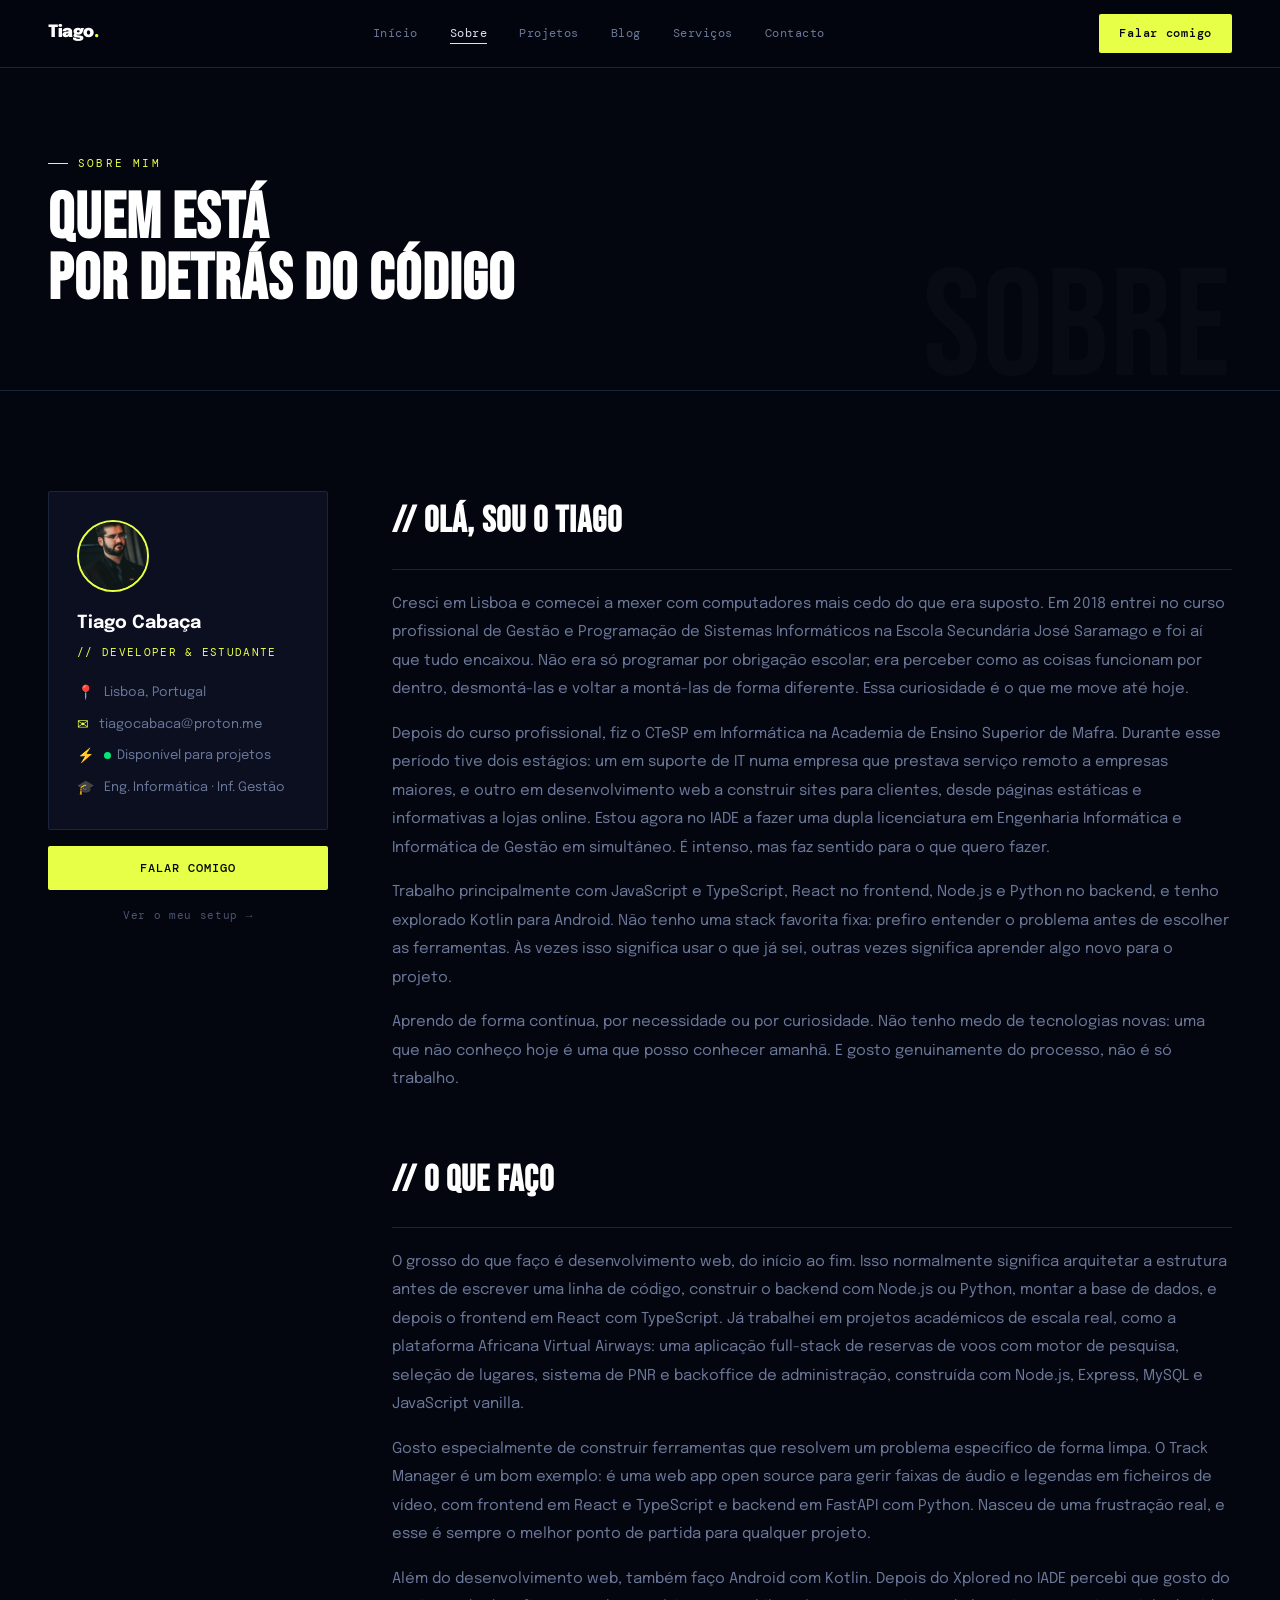
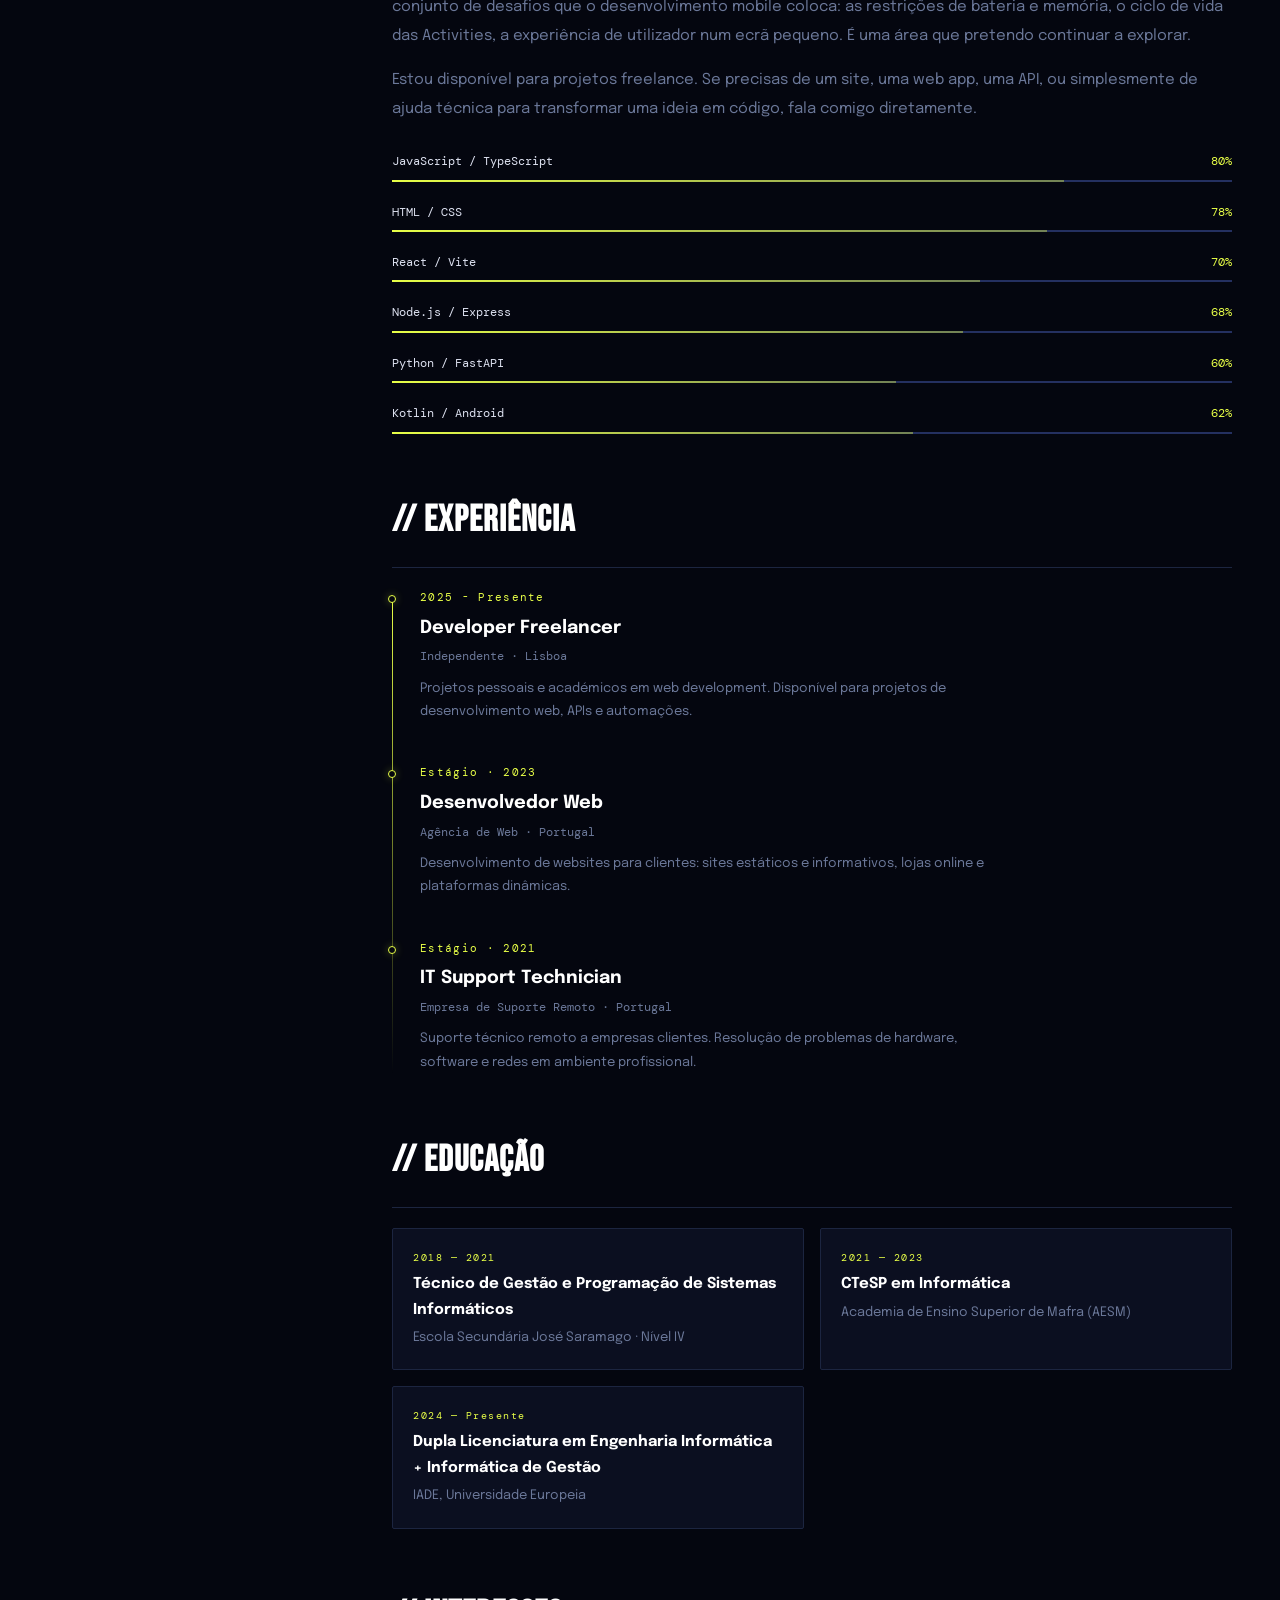
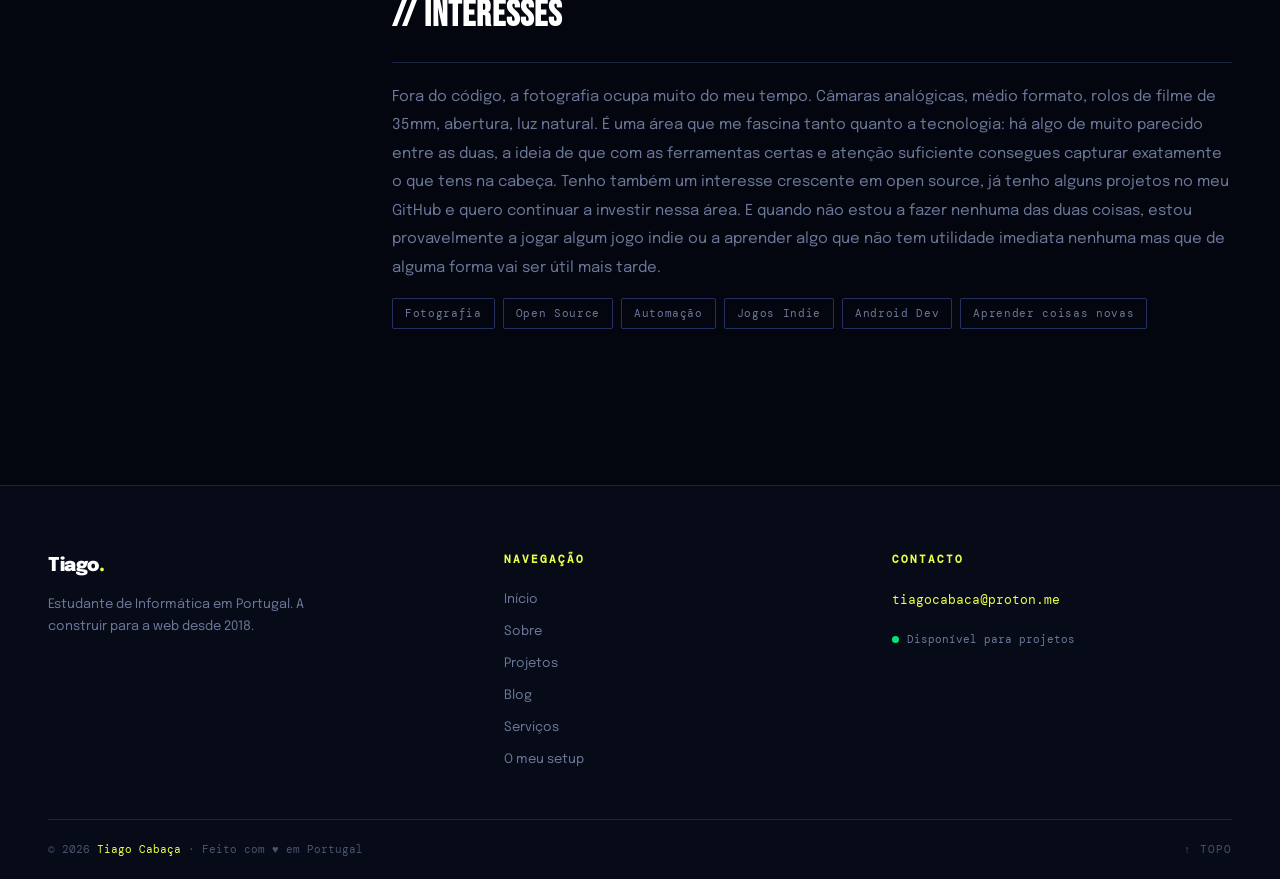
<file: pages/about.html>
<!DOCTYPE html>
<html lang="pt">
<head>
  <meta charset="UTF-8"/><meta name="viewport" content="width=device-width, initial-scale=1.0"/>
  <title>Sobre | Tiago Cabaça</title>
  <meta name="theme-color" content="#04060f"/>
  <link rel="icon" type="image/svg+xml" href="../assets/images/favicon.svg"/>
  <link rel="shortcut icon" href="../assets/images/favicon.svg"/>
  <link rel="stylesheet" href="../assets/css/style.css"/>
  <link rel="stylesheet" href="../assets/css/content.css"/><link rel="stylesheet" href="../assets/css/responsive.css"/>
</head>
<body>
<div class="page-wrap">

<nav>
  <a href="../index.html" class="nav-logo">Tiago<span>.</span></a>
  <ul class="nav-links">
    <li><a href="../index.html">Início</a></li><li><a href="about.html" class="active">Sobre</a></li>
    <li><a href="projects.html">Projetos</a></li><li><a href="blog.html">Blog</a></li>
    <li><a href="services.html">Serviços</a></li><li><a href="contact.html">Contacto</a></li>
  </ul>
  <a href="contact.html" class="nav-cta">Falar comigo</a>
  <button class="nav-toggle">☰</button>
</nav>

<div class="page-hero">
  <div class="page-hero-bg">SOBRE</div>
  <div class="container">
    <div class="eyebrow">Sobre mim</div>
    <h1 class="section-title">Quem está<br>por detrás do código</h1>
  </div>
</div>

<section class="section">
  <div class="container">
    <div class="about-layout">

      <!-- Sidebar -->
      <div class="about-sidebar-sticky">
        <div class="profile-card reveal">
          <div class="profile-avatar" style="padding:0;overflow:hidden"><img src="../assets/images/foto-perfil.jpeg" alt="Tiago Cabaça" style="width:100%;height:100%;object-fit:cover;border-radius:inherit"/></div>
          <div class="profile-name">Tiago Cabaça</div>
          <div class="profile-role">// Developer & Estudante</div>
          <ul class="profile-meta">
            <li class="profile-meta-item"><span>📍</span><span>Lisboa, Portugal</span></li>
            <li class="profile-meta-item"><span>✉</span><span>tiagocabaca@proton.me</span></li>
            <li class="profile-meta-item"><span>⚡</span><span><span class="status-dot" style="display:inline-block;margin-right:6px"></span>Disponível para projetos</span></li>
            <li class="profile-meta-item"><span>🎓</span><span>Eng. Informática · Inf. Gestão</span></li>
          </ul>
        </div>
        <div class="sidebar-actions reveal">
          <a href="contact.html" class="btn btn-primary">Falar comigo</a>
          <a href="uses.html" class="sidebar-setup-link">Ver o meu setup →</a>
        </div>
      </div>

      <!-- Content -->
      <div>
        <div class="about-content-block reveal">
          <h2>// Olá, sou o Tiago</h2>
          <p>Cresci em Lisboa e comecei a mexer com computadores mais cedo do que era suposto. Em 2018 entrei no curso profissional de Gestão e Programação de Sistemas Informáticos na Escola Secundária José Saramago e foi aí que tudo encaixou. Não era só programar por obrigação escolar; era perceber como as coisas funcionam por dentro, desmontá-las e voltar a montá-las de forma diferente. Essa curiosidade é o que me move até hoje.</p>
          <p>Depois do curso profissional, fiz o CTeSP em Informática na Academia de Ensino Superior de Mafra. Durante esse período tive dois estágios: um em suporte de IT numa empresa que prestava serviço remoto a empresas maiores, e outro em desenvolvimento web a construir sites para clientes, desde páginas estáticas e informativas a lojas online. Estou agora no IADE a fazer uma dupla licenciatura em Engenharia Informática e Informática de Gestão em simultâneo. É intenso, mas faz sentido para o que quero fazer.</p>
          <p>Trabalho principalmente com JavaScript e TypeScript, React no frontend, Node.js e Python no backend, e tenho explorado Kotlin para Android. Não tenho uma stack favorita fixa: prefiro entender o problema antes de escolher as ferramentas. Às vezes isso significa usar o que já sei, outras vezes significa aprender algo novo para o projeto.</p>
          <p>Aprendo de forma contínua, por necessidade ou por curiosidade. Não tenho medo de tecnologias novas: uma que não conheço hoje é uma que posso conhecer amanhã. E gosto genuinamente do processo, não é só trabalho.</p>
        </div>

        <div class="about-content-block reveal">
          <h2>// O que faço</h2>
          <p>O grosso do que faço é desenvolvimento web, do início ao fim. Isso normalmente significa arquitetar a estrutura antes de escrever uma linha de código, construir o backend com Node.js ou Python, montar a base de dados, e depois o frontend em React com TypeScript. Já trabalhei em projetos académicos de escala real, como a plataforma Africana Virtual Airways: uma aplicação full-stack de reservas de voos com motor de pesquisa, seleção de lugares, sistema de PNR e backoffice de administração, construída com Node.js, Express, MySQL e JavaScript vanilla.</p>
          <p>Gosto especialmente de construir ferramentas que resolvem um problema específico de forma limpa. O Track Manager é um bom exemplo: é uma web app open source para gerir faixas de áudio e legendas em ficheiros de vídeo, com frontend em React e TypeScript e backend em FastAPI com Python. Nasceu de uma frustração real, e esse é sempre o melhor ponto de partida para qualquer projeto.</p>
          <p>Além do desenvolvimento web, também faço Android com Kotlin. Depois do Xplored no IADE percebi que gosto do conjunto de desafios que o desenvolvimento mobile coloca: as restrições de bateria e memória, o ciclo de vida das Activities, a experiência de utilizador num ecrã pequeno. É uma área que pretendo continuar a explorar.</p>
          <p>Estou disponível para projetos freelance. Se precisas de um site, uma web app, uma API, ou simplesmente de ajuda técnica para transformar uma ideia em código, fala comigo diretamente.</p>

          <div class="skills-bars" style="margin-top:28px">
            <div class="skill-row">
              <div class="skill-row-top"><span>JavaScript / TypeScript</span><span>80%</span></div>
              <div class="skill-track"><div class="skill-fill" style="width:80%"></div></div>
            </div>
            <div class="skill-row">
              <div class="skill-row-top"><span>HTML / CSS</span><span>78%</span></div>
              <div class="skill-track"><div class="skill-fill" style="width:78%;animation-delay:.1s"></div></div>
            </div>
            <div class="skill-row">
              <div class="skill-row-top"><span>React / Vite</span><span>70%</span></div>
              <div class="skill-track"><div class="skill-fill" style="width:70%;animation-delay:.15s"></div></div>
            </div>
            <div class="skill-row">
              <div class="skill-row-top"><span>Node.js / Express</span><span>68%</span></div>
              <div class="skill-track"><div class="skill-fill" style="width:68%;animation-delay:.2s"></div></div>
            </div>
            <div class="skill-row">
              <div class="skill-row-top"><span>Python / FastAPI</span><span>60%</span></div>
              <div class="skill-track"><div class="skill-fill" style="width:60%;animation-delay:.25s"></div></div>
            </div>
            <div class="skill-row">
              <div class="skill-row-top"><span>Kotlin / Android</span><span>62%</span></div>
              <div class="skill-track"><div class="skill-fill" style="width:62%;animation-delay:.3s"></div></div>
            </div>
          </div>
        </div>

        <div class="about-content-block reveal">
          <h2>// Experiência</h2>
          <div class="timeline">
            <div class="timeline-item">
              <div class="timeline-date">2025 - Presente</div>
              <div class="timeline-role">Developer Freelancer</div>
              <div class="timeline-company">Independente · Lisboa</div>
              <div class="timeline-desc">Projetos pessoais e académicos em web development. Disponível para projetos de desenvolvimento web, APIs e automações.</div>
            </div>
            <div class="timeline-item">
              <div class="timeline-date">Estágio · 2023</div>
              <div class="timeline-role">Desenvolvedor Web</div>
              <div class="timeline-company">Agência de Web · Portugal</div>
              <div class="timeline-desc">Desenvolvimento de websites para clientes: sites estáticos e informativos, lojas online e plataformas dinâmicas.</div>
            </div>
            <div class="timeline-item">
              <div class="timeline-date">Estágio · 2021</div>
              <div class="timeline-role">IT Support Technician</div>
              <div class="timeline-company">Empresa de Suporte Remoto · Portugal</div>
              <div class="timeline-desc">Suporte técnico remoto a empresas clientes. Resolução de problemas de hardware, software e redes em ambiente profissional.</div>
            </div>
          </div>
        </div>

        <div class="about-content-block reveal">
          <h2>// Educação</h2>
          <div class="edu-grid">
            <div class="edu-card">
              <div class="edu-year">2018 — 2021</div>
              <div class="edu-course">Técnico de Gestão e Programação de Sistemas Informáticos</div>
              <div class="edu-institution">Escola Secundária José Saramago · Nível IV</div>
            </div>
            <div class="edu-card">
              <div class="edu-year">2021 — 2023</div>
              <div class="edu-course">CTeSP em Informática</div>
              <div class="edu-institution">Academia de Ensino Superior de Mafra (AESM)</div>
            </div>
            <div class="edu-card">
              <div class="edu-year">2024 — Presente</div>
              <div class="edu-course">Dupla Licenciatura em Engenharia Informática + Informática de Gestão</div>
              <div class="edu-institution">IADE, Universidade Europeia</div>
            </div>
          </div>
        </div>

        <div class="about-content-block reveal" style="display:none">
          <h2>// Testemunhos</h2>
          <div class="testimonials-grid">
            <div class="testimonial-card">
              <div class="testimonial-quote"></div>
              <div class="testimonial-author">
                <div class="testimonial-avatar"></div>
                <div class="testimonial-info">
                  <strong></strong>
                  <span></span>
                </div>
              </div>
            </div>
          </div>
        </div>

        <div class="about-content-block reveal">
          <h2>// Interesses</h2>
          <p>Fora do código, a fotografia ocupa muito do meu tempo. Câmaras analógicas, médio formato, rolos de filme de 35mm, abertura, luz natural. É uma área que me fascina tanto quanto a tecnologia: há algo de muito parecido entre as duas, a ideia de que com as ferramentas certas e atenção suficiente consegues capturar exatamente o que tens na cabeça. Tenho também um interesse crescente em open source, já tenho alguns projetos no meu GitHub e quero continuar a investir nessa área. E quando não estou a fazer nenhuma das duas coisas, estou provavelmente a jogar algum jogo indie ou a aprender algo que não tem utilidade imediata nenhuma mas que de alguma forma vai ser útil mais tarde.</p>
          <div class="tag-cloud" style="margin-top:16px">
            <span class="tag">Fotografia</span><span class="tag">Open Source</span>
            <span class="tag">Automação</span><span class="tag">Jogos Indie</span>
            <span class="tag">Android Dev</span><span class="tag">Aprender coisas novas</span>
          </div>
        </div>
      </div>
    </div>
  </div>
</section>

<footer>
  <div class="footer-top container">
    <div class="footer-brand">
      <a href="../index.html" class="nav-logo">Tiago<span>.</span></a>
      <p class="footer-tagline">Estudante de Informática em Portugal. A construir para a web desde 2018.</p>
    </div>
    <div class="footer-col">
      <h4>Navegação</h4>
      <div class="footer-links">
        <a href="../index.html">Início</a><a href="about.html">Sobre</a>
        <a href="projects.html">Projetos</a><a href="blog.html">Blog</a>
        <a href="services.html">Serviços</a><a href="uses.html">O meu setup</a>
      </div>
    </div>
    <div class="footer-col">
      <h4>Contacto</h4>
      <a href="mailto:tiagocabaca@proton.me" class="footer-contact-email">tiagocabaca@proton.me</a>
      <div class="status"><span class="status-dot"></span>Disponível para projetos</div>
    </div>
  </div>
  <div class="footer-bottom container">
    <p class="footer-copy">© 2026 <span>Tiago Cabaça</span> · Feito com ♥ em Portugal</p>
    <a href="#" class="footer-top-link">↑ Topo</a>
  </div>
</footer>

</div>
<script src="../assets/js/script.js"></script>
</body>
</html>
</file>
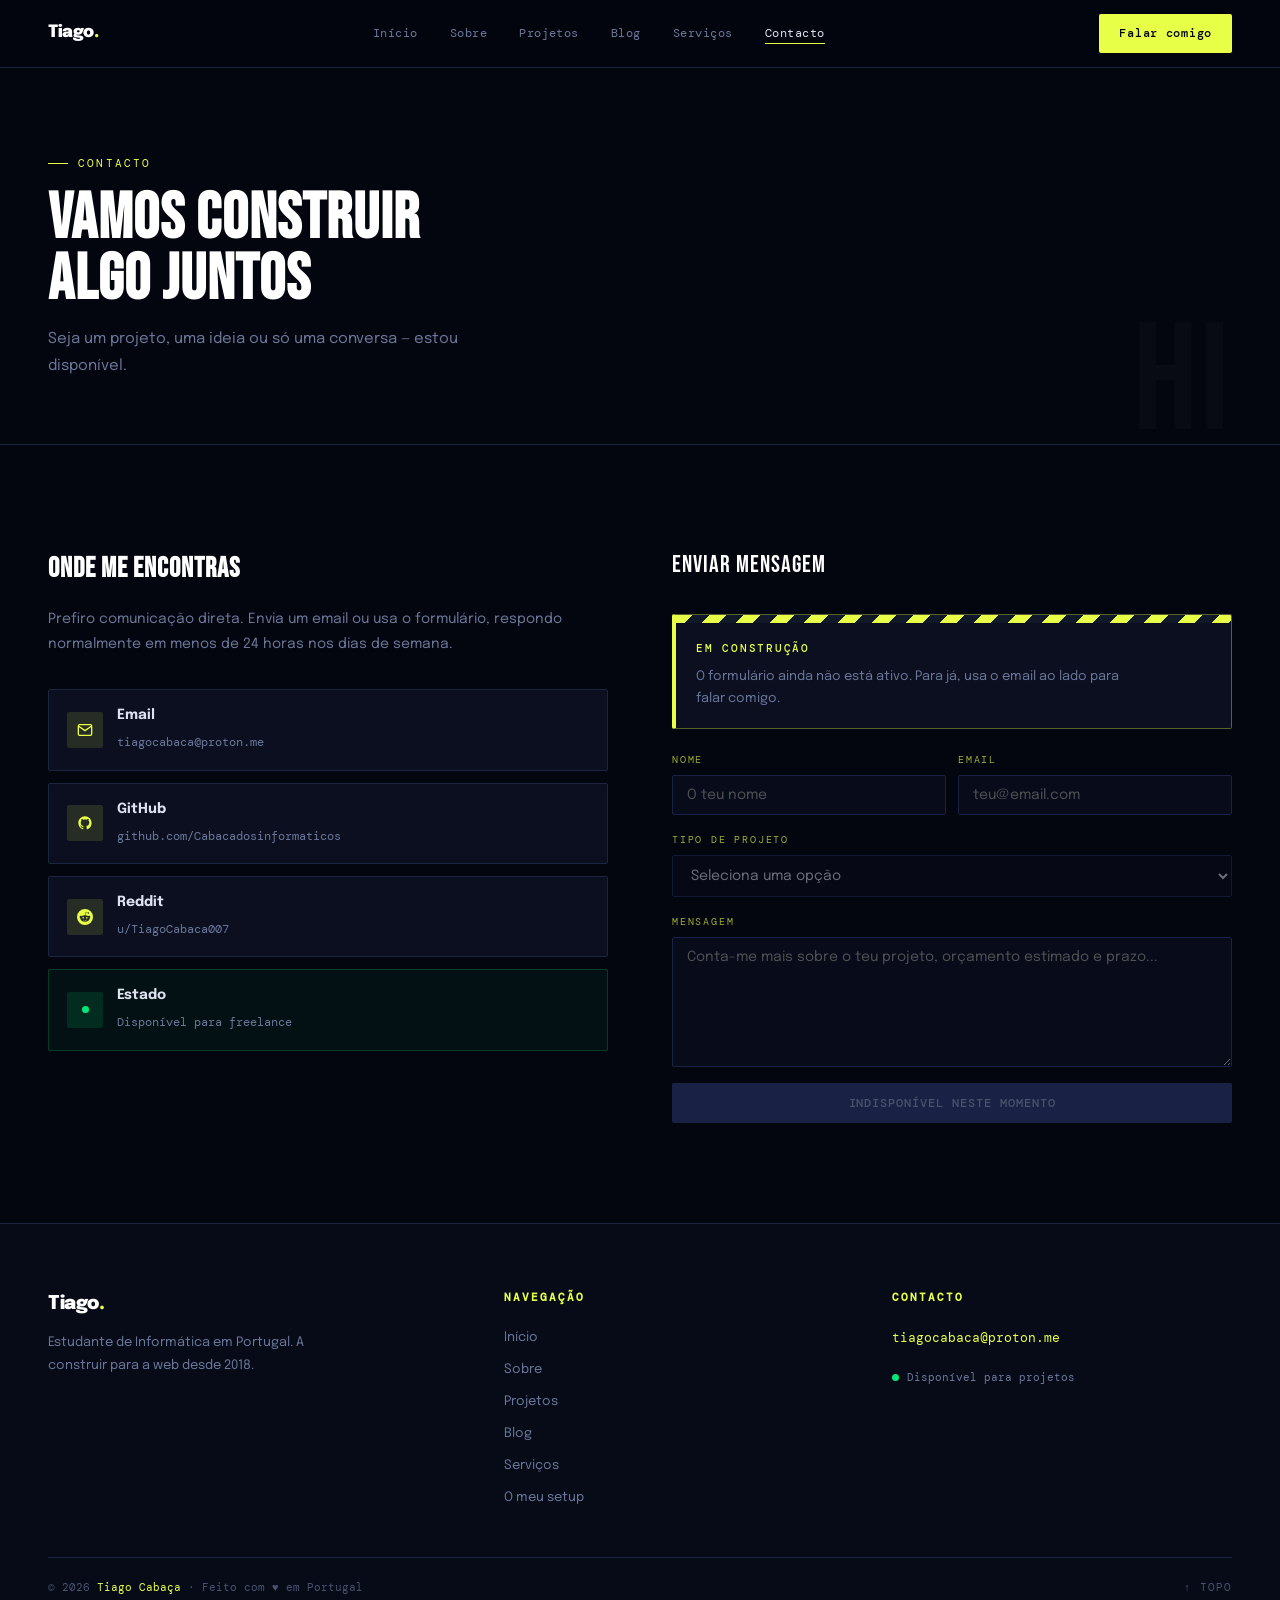
<file: pages/contact.html>
<!DOCTYPE html>
<html lang="pt">
<head>
  <meta charset="UTF-8"/><meta name="viewport" content="width=device-width, initial-scale=1.0"/>
  <title>Contacto — Tiago Cabaça</title>
  <meta name="theme-color" content="#04060f"/>
  <link rel="icon" type="image/svg+xml" href="../assets/images/favicon.svg"/>
  <link rel="shortcut icon" href="../assets/images/favicon.svg"/>
  <link rel="stylesheet" href="../assets/css/style.css"/>
  <link rel="stylesheet" href="../assets/css/content.css"/><link rel="stylesheet" href="../assets/css/responsive.css"/>
</head>
<body>
<div class="page-wrap">

<nav>
  <a href="../index.html" class="nav-logo">Tiago<span>.</span></a>
  <ul class="nav-links">
    <li><a href="../index.html">Início</a></li><li><a href="about.html">Sobre</a></li>
    <li><a href="projects.html">Projetos</a></li><li><a href="blog.html">Blog</a></li>
    <li><a href="services.html">Serviços</a></li><li><a href="contact.html" class="active">Contacto</a></li>
  </ul>
  <a href="contact.html" class="nav-cta">Falar comigo</a>
  <button class="nav-toggle">☰</button>
</nav>

<div class="page-hero">
  <div class="page-hero-bg">HI</div>
  <div class="container">
    <div class="eyebrow">Contacto</div>
    <h1 class="section-title">Vamos construir<br>algo juntos</h1>
    <p class="section-sub" style="margin-top:12px">Seja um projeto, uma ideia ou só uma conversa — estou disponível.</p>
  </div>
</div>

<section class="section">
  <div class="container">
    <div class="contact-layout">

      <!-- Info -->
      <div class="reveal">
        <div class="contact-info-block">
          <h3>Onde me encontras</h3>
          <p>Prefiro comunicação direta. Envia um email ou usa o formulário, respondo normalmente em menos de 24 horas nos dias de semana.</p>
          <div class="contact-methods">
            <div class="contact-method">
              <div class="contact-method-icon">
                <svg width="16" height="16" viewBox="0 0 24 24" fill="none" stroke="currentColor" stroke-width="2"><path d="M4 4h16c1.1 0 2 .9 2 2v12c0 1.1-.9 2-2 2H4c-1.1 0-2-.9-2-2V6c0-1.1.9-2 2-2z"/><polyline points="22,6 12,13 2,6"/></svg>
              </div>
              <div>
                <strong>Email</strong>
                <span>tiagocabaca@proton.me</span>
              </div>
            </div>
            <a href="https://github.com/Cabacadosinformaticos" target="_blank" class="contact-method">
              <div class="contact-method-icon">
                <svg width="16" height="16" viewBox="0 0 24 24" fill="currentColor"><path d="M12 2C6.48 2 2 6.48 2 12c0 4.42 2.87 8.17 6.84 9.5.5.08.66-.23.66-.5v-1.69c-2.77.6-3.36-1.34-3.36-1.34-.46-1.16-1.11-1.47-1.11-1.47-.91-.62.07-.6.07-.6 1 .07 1.53 1.03 1.53 1.03.87 1.52 2.34 1.07 2.91.83.09-.65.35-1.09.63-1.34-2.22-.25-4.55-1.11-4.55-4.92 0-1.11.38-2 1.03-2.71-.1-.25-.45-1.29.1-2.64 0 0 .84-.27 2.75 1.02.79-.22 1.65-.33 2.5-.33.85 0 1.71.11 2.5.33 1.91-1.29 2.75-1.02 2.75-1.02.55 1.35.2 2.39.1 2.64.65.71 1.03 1.6 1.03 2.71 0 3.82-2.34 4.66-4.57 4.91.36.31.69.92.69 1.85V21c0 .27.16.59.67.5C19.14 20.16 22 16.42 22 12A10 10 0 0012 2z"/></svg>
              </div>
              <div>
                <strong>GitHub</strong>
                <span>github.com/Cabacadosinformaticos</span>
              </div>
            </a>
            <a href="https://www.reddit.com/u/TiagoCabaca007" target="_blank" class="contact-method">
              <div class="contact-method-icon">
                <svg width="16" height="16" viewBox="0 0 24 24" fill="currentColor"><path d="M12 0A12 12 0 0 0 0 12a12 12 0 0 0 12 12 12 12 0 0 0 12-12A12 12 0 0 0 12 0zm5.01 4.744c.688 0 1.25.561 1.25 1.249a1.25 1.25 0 0 1-2.498.056l-2.597-.547-.8 3.747c1.824.07 3.48.632 4.674 1.488.308-.309.73-.491 1.207-.491.968 0 1.754.786 1.754 1.754 0 .716-.435 1.333-1.01 1.614a3.111 3.111 0 0 1 .042.52c0 2.694-3.13 4.87-7.004 4.87-3.874 0-7.004-2.176-7.004-4.87 0-.183.015-.366.043-.534A1.748 1.748 0 0 1 4.028 12c0-.968.786-1.754 1.754-1.754.463 0 .898.196 1.207.49 1.207-.883 2.878-1.43 4.744-1.487l.885-4.182a.342.342 0 0 1 .14-.197.35.35 0 0 1 .238-.042l2.906.617a1.214 1.214 0 0 1 1.108-.701zM9.25 12C8.561 12 8 12.562 8 13.25c0 .687.561 1.248 1.25 1.248.687 0 1.248-.561 1.248-1.249 0-.688-.561-1.249-1.249-1.249zm5.5 0c-.687 0-1.248.561-1.248 1.25 0 .687.561 1.248 1.249 1.248.688 0 1.249-.561 1.249-1.249 0-.687-.562-1.249-1.25-1.249zm-5.466 3.99a.327.327 0 0 0-.231.094.33.33 0 0 0 0 .463c.842.842 2.484.913 2.961.913.477 0 2.105-.056 2.961-.913a.361.361 0 0 0 .029-.463.33.33 0 0 0-.464 0c-.547.533-1.684.73-2.512.73-.828 0-1.979-.196-2.512-.73a.326.326 0 0 0-.232-.095z"/></svg>
              </div>
              <div>
                <strong>Reddit</strong>
                <span>u/TiagoCabaca007</span>
              </div>
            </a>
            <div class="contact-method" style="background:rgba(0,232,122,0.05);border-color:rgba(0,232,122,0.2)">
              <div class="contact-method-icon" style="background:rgba(0,232,122,0.12)">
                <span class="status-dot" style="margin:0"></span>
              </div>
              <div>
                <strong>Estado</strong>
                <span>Disponível para freelance</span>
              </div>
            </div>
          </div>
        </div>
      </div>

      <!-- Form -->
      <div class="reveal">
        <h3 style="font-family:var(--font-head);font-size:24px;font-weight:400;letter-spacing:1px;text-transform:uppercase;color:#fff;margin-bottom:28px">Enviar mensagem</h3>
        <div class="construction-notice" role="status" aria-live="polite">
          <div class="construction-tape">Em construção</div>
          <p>O formulário ainda não está ativo. Para já, usa o email ao lado para falar comigo.</p>
        </div>
        <form class="contact-form contact-form--disabled" aria-describedby="contact-form-status">
          <p id="contact-form-status" class="sr-only">O formulário de contacto ainda não está ativo.</p>
          <fieldset disabled>
          <div class="form-row">
            <div class="form-group">
              <label for="name">Nome</label>
              <input type="text" id="name" name="name" placeholder="O teu nome" required/>
            </div>
            <div class="form-group">
              <label for="email">Email</label>
              <input type="email" id="email" name="email" placeholder="teu@email.com" required/>
            </div>
          </div>
          <div class="form-group">
            <label for="type">Tipo de projeto</label>
            <select id="type" name="type">
              <option value="">Seleciona uma opção</option>
              <option>Website / Landing page</option>
              <option>Web App</option>
              <option>UI/UX Design</option>
              <option>Otimização / Performance</option>
              <option>Consultoria técnica</option>
              <option>Outro</option>
            </select>
          </div>
          <div class="form-group">
            <label for="message">Mensagem</label>
            <textarea id="message" name="message" placeholder="Conta-me mais sobre o teu projeto, orçamento estimado e prazo..." required></textarea>
          </div>
          <button type="submit" class="btn btn-primary" style="width:100%;justify-content:center">Indisponível neste momento</button>
          </fieldset>
        </form>
      </div>

    </div>
  </div>
</section>

<footer>
  <div class="footer-top container">
    <div class="footer-brand">
      <a href="../index.html" class="nav-logo">Tiago<span>.</span></a>
      <p class="footer-tagline">Estudante de Informática em Portugal. A construir para a web desde 2018.</p>
    </div>
    <div class="footer-col">
      <h4>Navegação</h4>
      <div class="footer-links">
        <a href="../index.html">Início</a><a href="about.html">Sobre</a>
        <a href="projects.html">Projetos</a><a href="blog.html">Blog</a>
        <a href="services.html">Serviços</a><a href="uses.html">O meu setup</a>
      </div>
    </div>
    <div class="footer-col">
      <h4>Contacto</h4>
      <a href="mailto:tiagocabaca@proton.me" class="footer-contact-email">tiagocabaca@proton.me</a>
      <div class="status"><span class="status-dot"></span>Disponível para projetos</div>
    </div>
  </div>
  <div class="footer-bottom container">
    <p class="footer-copy">© 2026 <span>Tiago Cabaça</span> · Feito com ♥ em Portugal</p>
    <a href="#" class="footer-top-link">↑ Topo</a>
  </div>
</footer>

</div>
<script src="../assets/js/script.js"></script>
</body>
</html>
</file>
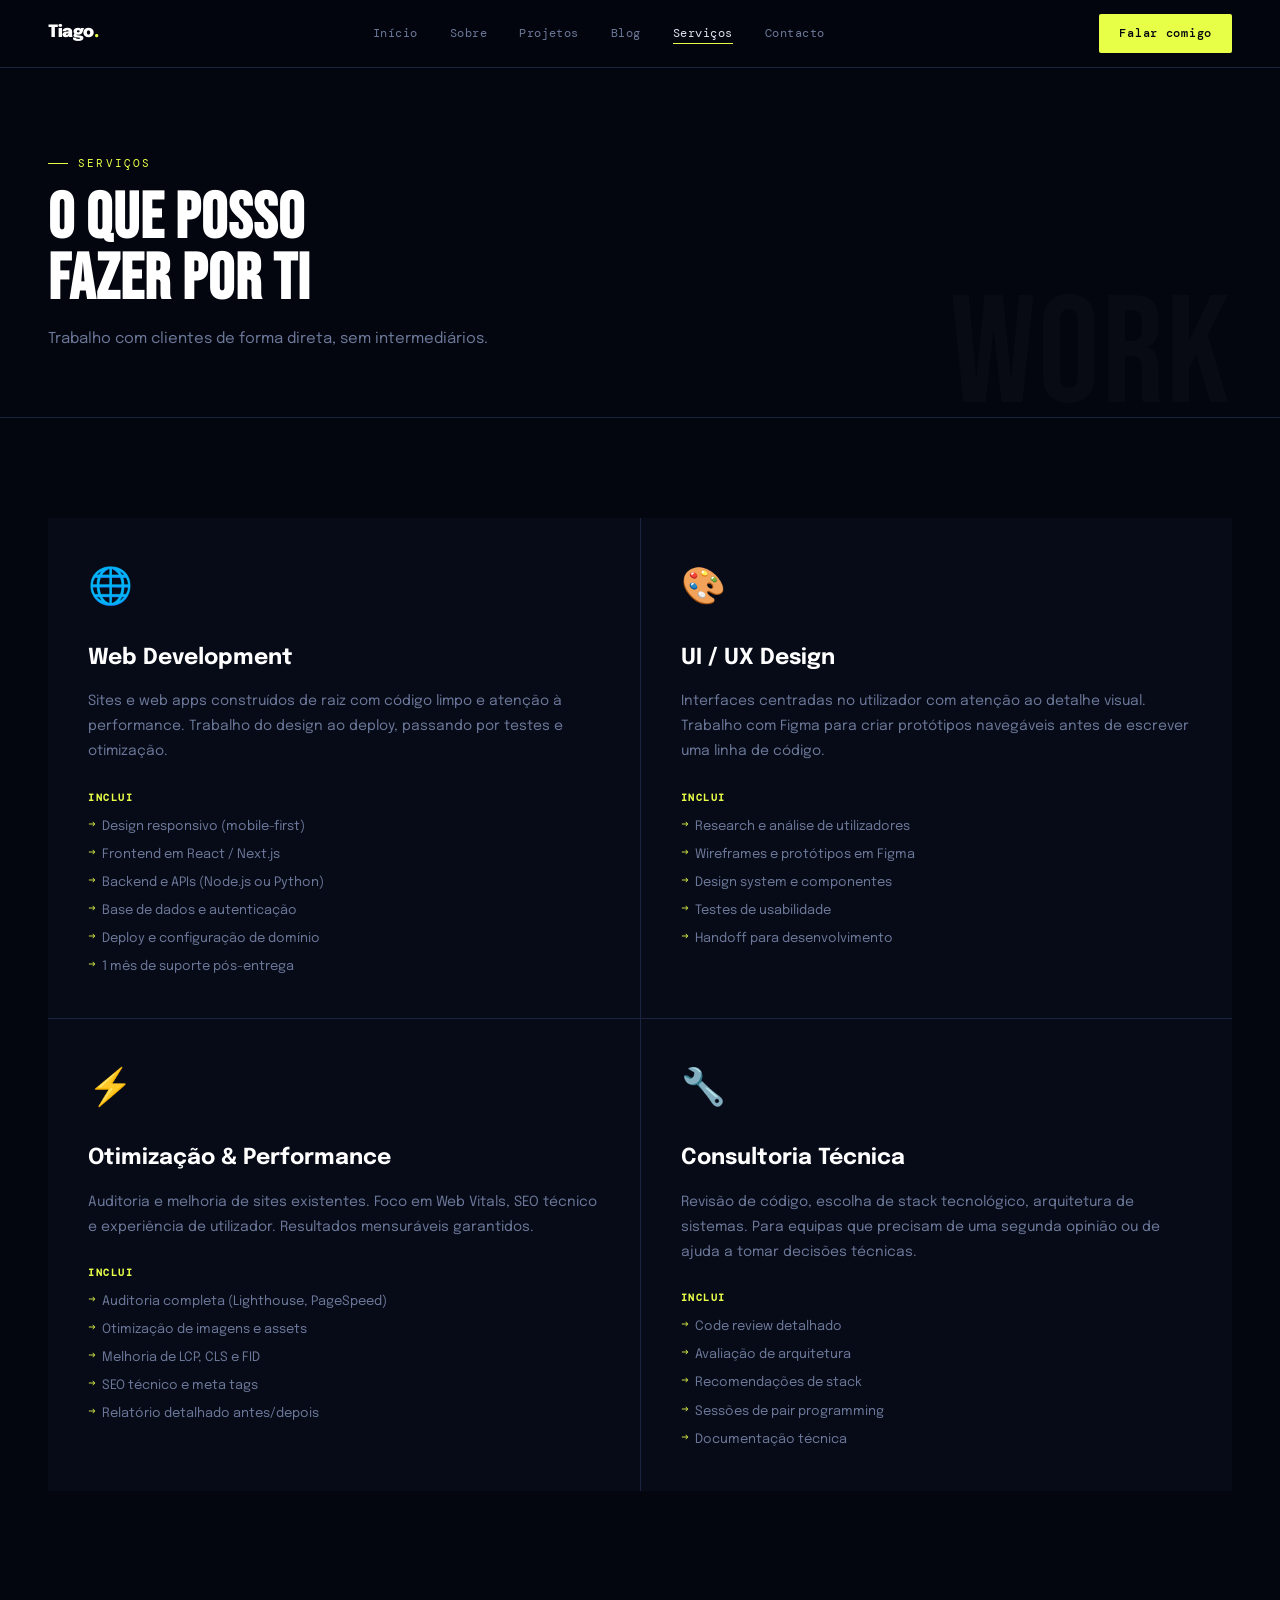
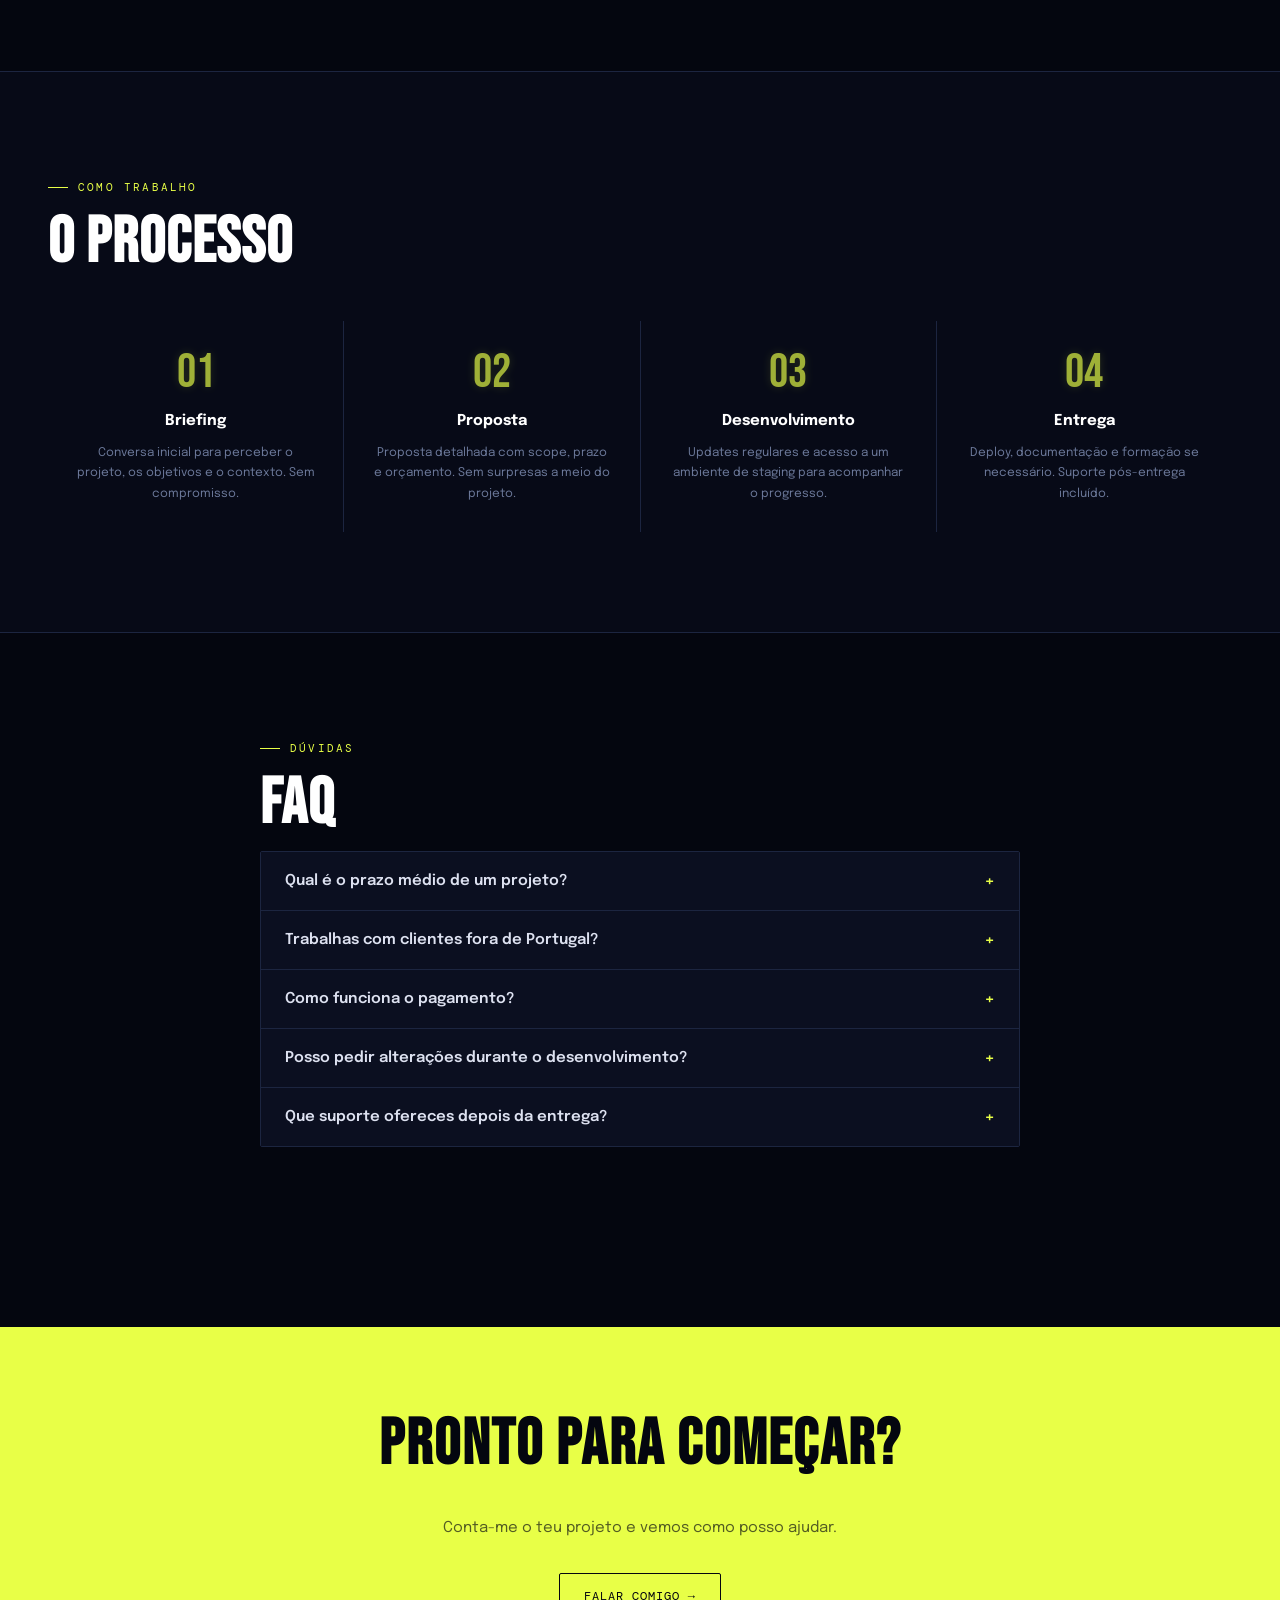
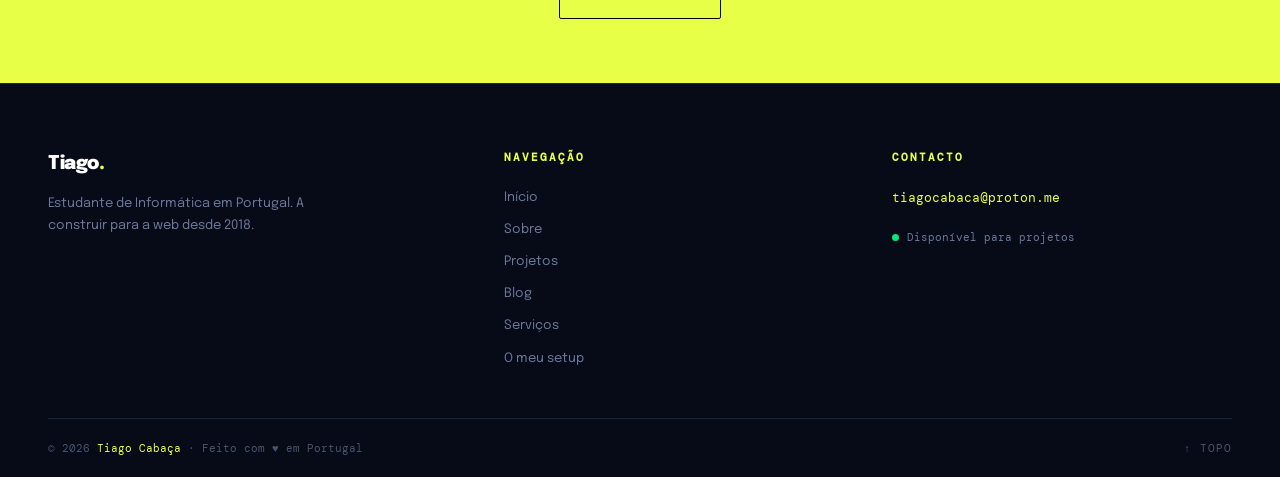
<file: pages/services.html>
<!DOCTYPE html>
<html lang="pt">
<head>
  <meta charset="UTF-8"/><meta name="viewport" content="width=device-width, initial-scale=1.0"/>
  <title>Serviços — Tiago Cabaça</title>
  <meta name="theme-color" content="#04060f"/>
  <link rel="icon" type="image/svg+xml" href="../assets/images/favicon.svg"/>
  <link rel="shortcut icon" href="../assets/images/favicon.svg"/>
  <link rel="stylesheet" href="../assets/css/style.css"/>
  <link rel="stylesheet" href="../assets/css/content.css"/><link rel="stylesheet" href="../assets/css/responsive.css"/>
</head>
<body>
<div class="page-wrap">

<nav>
  <a href="../index.html" class="nav-logo">Tiago<span>.</span></a>
  <ul class="nav-links">
    <li><a href="../index.html">Início</a></li><li><a href="about.html">Sobre</a></li>
    <li><a href="projects.html">Projetos</a></li><li><a href="blog.html">Blog</a></li>
    <li><a href="services.html" class="active">Serviços</a></li><li><a href="contact.html">Contacto</a></li>
  </ul>
  <a href="contact.html" class="nav-cta">Falar comigo</a>
  <button class="nav-toggle">☰</button>
</nav>

<div class="page-hero">
  <div class="page-hero-bg">WORK</div>
  <div class="container">
    <div class="eyebrow">Serviços</div>
    <h1 class="section-title">O que posso<br>fazer por ti</h1>
    <p class="section-sub" style="margin-top:12px">Trabalho com clientes de forma direta, sem intermediários.</p>
  </div>
</div>

<!-- Services -->
<section class="section">
  <div class="container">
    <div class="services-full-grid">

      <div class="service-full-card reveal">
        <div class="service-full-icon">🌐</div>
        <div class="service-full-name">Web Development</div>
        <div class="service-full-desc">Sites e web apps construídos de raiz com código limpo e atenção à performance. Trabalho do design ao deploy, passando por testes e otimização.</div>
        <div class="service-includes">
          <h4>Inclui</h4>
          <ul>
            <li>Design responsivo (mobile-first)</li>
            <li>Frontend em React / Next.js</li>
            <li>Backend e APIs (Node.js ou Python)</li>
            <li>Base de dados e autenticação</li>
            <li>Deploy e configuração de domínio</li>
            <li>1 mês de suporte pós-entrega</li>
          </ul>
        </div>
      </div>

      <div class="service-full-card reveal">
        <div class="service-full-icon">🎨</div>
        <div class="service-full-name">UI / UX Design</div>
        <div class="service-full-desc">Interfaces centradas no utilizador com atenção ao detalhe visual. Trabalho com Figma para criar protótipos navegáveis antes de escrever uma linha de código.</div>
        <div class="service-includes">
          <h4>Inclui</h4>
          <ul>
            <li>Research e análise de utilizadores</li>
            <li>Wireframes e protótipos em Figma</li>
            <li>Design system e componentes</li>
            <li>Testes de usabilidade</li>
            <li>Handoff para desenvolvimento</li>
          </ul>
        </div>
      </div>

      <div class="service-full-card reveal">
        <div class="service-full-icon">⚡</div>
        <div class="service-full-name">Otimização &amp; Performance</div>
        <div class="service-full-desc">Auditoria e melhoria de sites existentes. Foco em Web Vitals, SEO técnico e experiência de utilizador. Resultados mensuráveis garantidos.</div>
        <div class="service-includes">
          <h4>Inclui</h4>
          <ul>
            <li>Auditoria completa (Lighthouse, PageSpeed)</li>
            <li>Otimização de imagens e assets</li>
            <li>Melhoria de LCP, CLS e FID</li>
            <li>SEO técnico e meta tags</li>
            <li>Relatório detalhado antes/depois</li>
          </ul>
        </div>
      </div>

      <div class="service-full-card reveal">
        <div class="service-full-icon">🔧</div>
        <div class="service-full-name">Consultoria Técnica</div>
        <div class="service-full-desc">Revisão de código, escolha de stack tecnológico, arquitetura de sistemas. Para equipas que precisam de uma segunda opinião ou de ajuda a tomar decisões técnicas.</div>
        <div class="service-includes">
          <h4>Inclui</h4>
          <ul>
            <li>Code review detalhado</li>
            <li>Avaliação de arquitetura</li>
            <li>Recomendações de stack</li>
            <li>Sessões de pair programming</li>
            <li>Documentação técnica</li>
          </ul>
        </div>
      </div>

    </div>
  </div>
</section>

<!-- Process -->
<section class="section section--alt">
  <div class="container">
    <div class="eyebrow reveal">Como trabalho</div>
    <h2 class="section-title reveal">O processo</h2>
    <div class="process-steps reveal">
      <div class="process-step">
        <div class="process-num">01</div>
        <div class="process-label">Briefing</div>
        <div class="process-desc">Conversa inicial para perceber o projeto, os objetivos e o contexto. Sem compromisso.</div>
      </div>
      <div class="process-step">
        <div class="process-num">02</div>
        <div class="process-label">Proposta</div>
        <div class="process-desc">Proposta detalhada com scope, prazo e orçamento. Sem surpresas a meio do projeto.</div>
      </div>
      <div class="process-step">
        <div class="process-num">03</div>
        <div class="process-label">Desenvolvimento</div>
        <div class="process-desc">Updates regulares e acesso a um ambiente de staging para acompanhar o progresso.</div>
      </div>
      <div class="process-step">
        <div class="process-num">04</div>
        <div class="process-label">Entrega</div>
        <div class="process-desc">Deploy, documentação e formação se necessário. Suporte pós-entrega incluído.</div>
      </div>
    </div>
  </div>
</section>

<!-- FAQ -->
<section class="section">
  <div class="container" style="max-width:760px">
    <div class="eyebrow reveal">Dúvidas</div>
    <h2 class="section-title reveal">FAQ</h2>
    <div class="faq-list reveal">
      <div class="faq-item">
        <button class="faq-q">Qual é o prazo médio de um projeto? <span class="faq-icon">+</span></button>
        <div class="faq-a"><div class="faq-a-inner">Depende do scope. Um site institucional simples leva 2–3 semanas. Uma web app com backend e autenticação pode levar 2–3 meses. Na proposta inicial dou sempre uma estimativa realista.</div></div>
      </div>
      <div class="faq-item">
        <button class="faq-q">Trabalhas com clientes fora de Portugal? <span class="faq-icon">+</span></button>
        <div class="faq-a"><div class="faq-a-inner">Sim, trabalho remotamente com clientes em toda a Europa e não só. A comunicação é principalmente por email e videochamada, em português ou inglês.</div></div>
      </div>
      <div class="faq-item">
        <button class="faq-q">Como funciona o pagamento? <span class="faq-icon">+</span></button>
        <div class="faq-a"><div class="faq-a-inner">50% no início do projeto e 50% na entrega. Para projetos maiores podemos definir milestones de pagamento. Aceito transferência bancária.</div></div>
      </div>
      <div class="faq-item">
        <button class="faq-q">Posso pedir alterações durante o desenvolvimento? <span class="faq-icon">+</span></button>
        <div class="faq-a"><div class="faq-a-inner">Sim, dentro do scope acordado. Alterações significativas ao scope são discutidas e orçamentadas separadamente — sem surpresas.</div></div>
      </div>
      <div class="faq-item">
        <button class="faq-q">Que suporte ofereces depois da entrega? <span class="faq-icon">+</span></button>
        <div class="faq-a"><div class="faq-a-inner">Todos os projetos incluem 1 mês de suporte gratuito após a entrega. Para suporte contínuo podemos definir uma retainer mensal.</div></div>
      </div>
    </div>
  </div>
</section>

<!-- CTA -->
<div class="services-cta">
  <div class="container">
    <h2>Pronto para começar?</h2>
    <p>Conta-me o teu projeto e vemos como posso ajudar.</p>
    <a href="contact.html" class="btn btn-outline">Falar comigo →</a>
  </div>
</div>

<footer>
  <div class="footer-top container">
    <div class="footer-brand">
      <a href="../index.html" class="nav-logo">Tiago<span>.</span></a>
      <p class="footer-tagline">Estudante de Informática em Portugal. A construir para a web desde 2018.</p>
    </div>
    <div class="footer-col">
      <h4>Navegação</h4>
      <div class="footer-links">
        <a href="../index.html">Início</a><a href="about.html">Sobre</a>
        <a href="projects.html">Projetos</a><a href="blog.html">Blog</a>
        <a href="services.html">Serviços</a><a href="uses.html">O meu setup</a>
      </div>
    </div>
    <div class="footer-col">
      <h4>Contacto</h4>
      <a href="mailto:tiagocabaca@proton.me" class="footer-contact-email">tiagocabaca@proton.me</a>
      <div class="status"><span class="status-dot"></span>Disponível para projetos</div>
    </div>
  </div>
  <div class="footer-bottom container">
    <p class="footer-copy">© 2026 <span>Tiago Cabaça</span> · Feito com ♥ em Portugal</p>
    <a href="#" class="footer-top-link">↑ Topo</a>
  </div>
</footer>

</div>
<script src="../assets/js/script.js"></script>
</body>
</html>
</file>
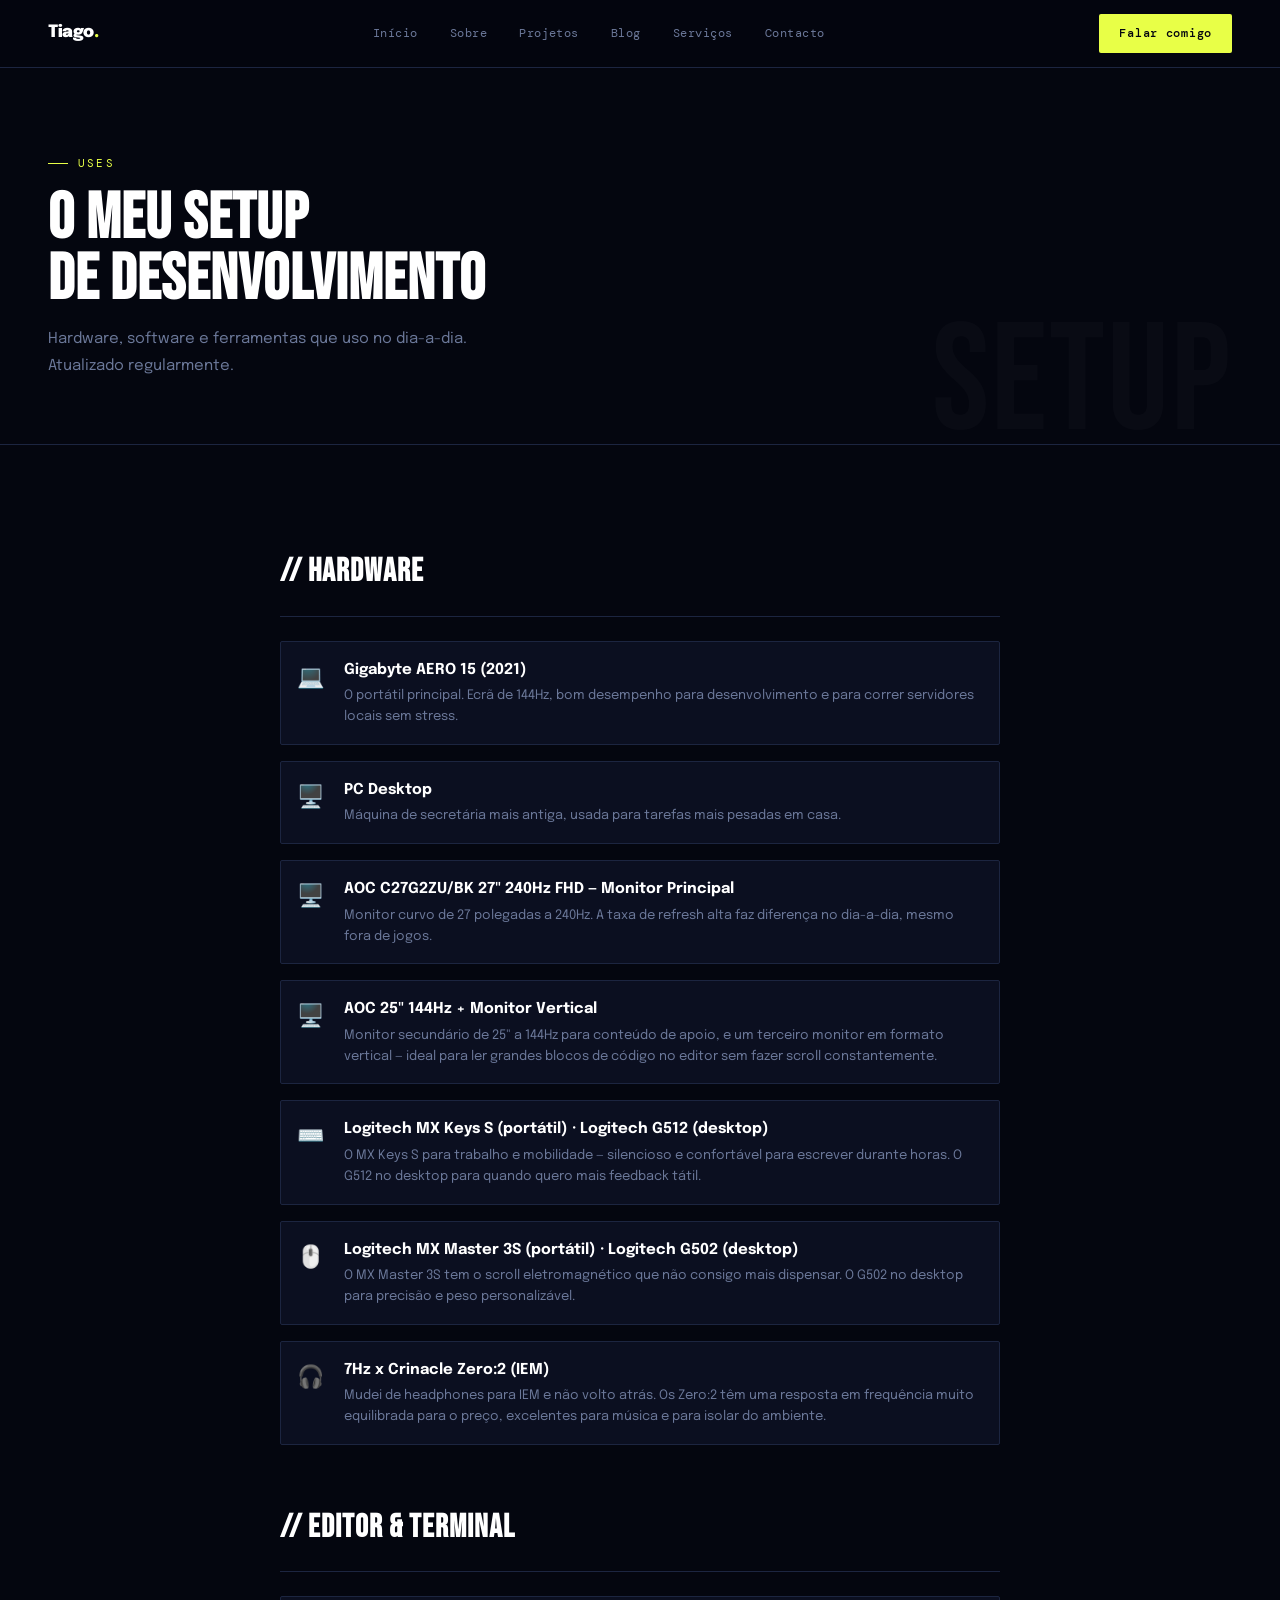
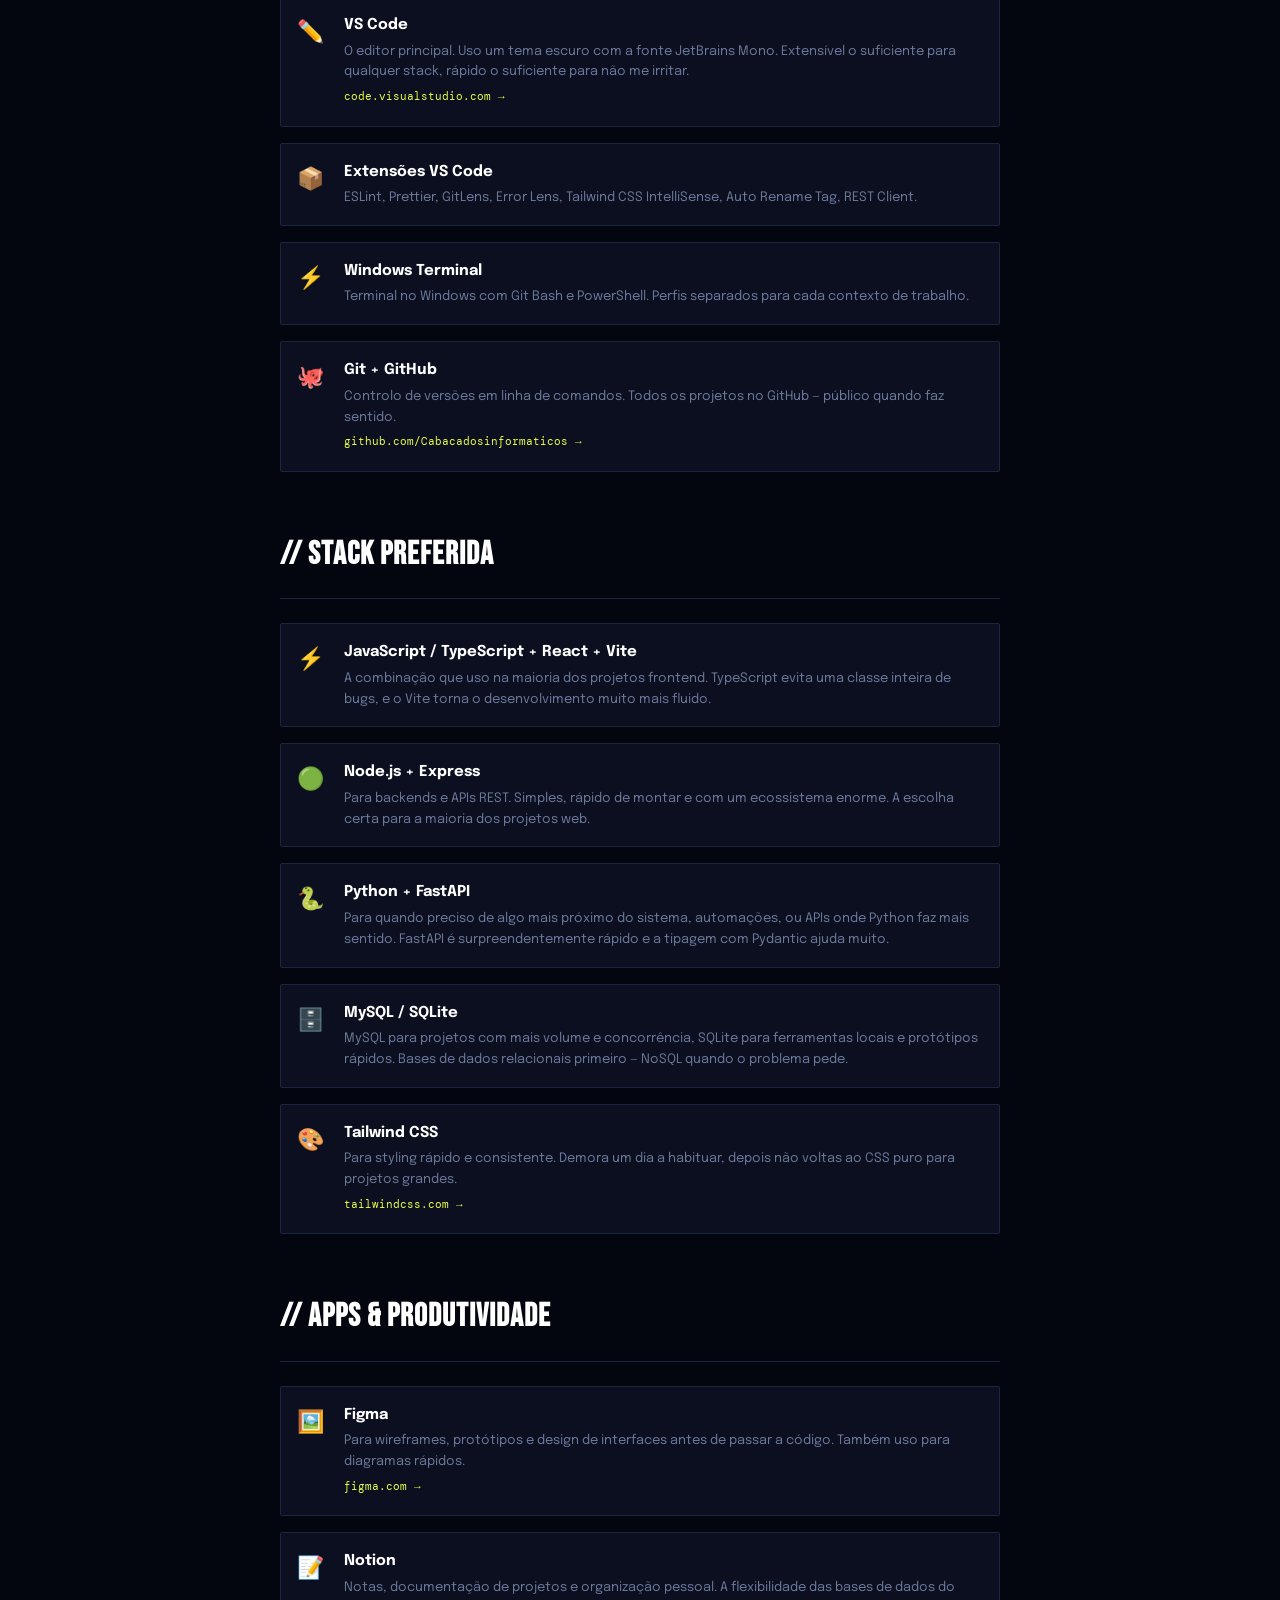
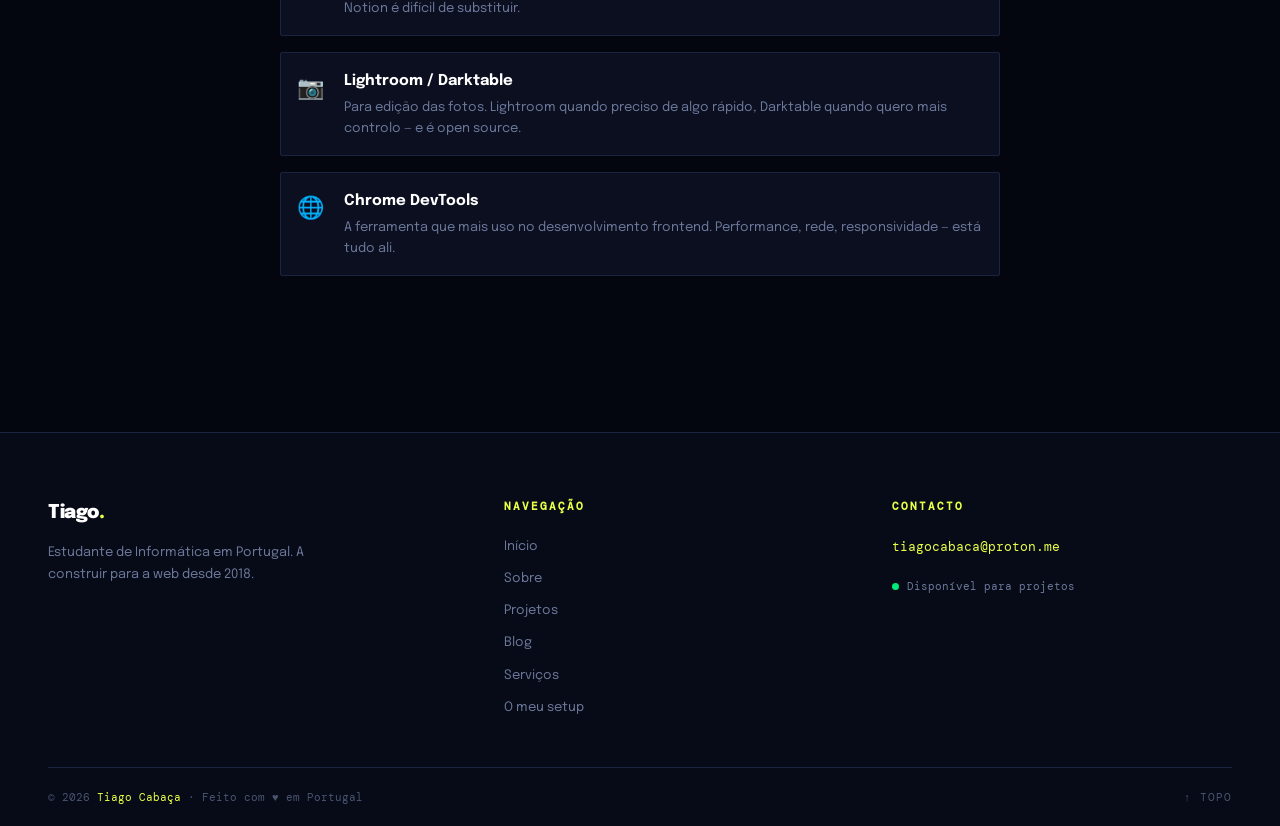
<file: pages/uses.html>
<!DOCTYPE html>
<html lang="pt">
<head>
  <meta charset="UTF-8"/><meta name="viewport" content="width=device-width, initial-scale=1.0"/>
  <title>O meu setup — Tiago Cabaça</title>
  <meta name="theme-color" content="#04060f"/>
  <link rel="icon" type="image/svg+xml" href="../assets/images/favicon.svg"/>
  <link rel="shortcut icon" href="../assets/images/favicon.svg"/>
  <link rel="stylesheet" href="../assets/css/style.css"/>
  <link rel="stylesheet" href="../assets/css/content.css"/><link rel="stylesheet" href="../assets/css/responsive.css"/>
</head>
<body>
<div class="page-wrap">

<nav>
  <a href="../index.html" class="nav-logo">Tiago<span>.</span></a>
  <ul class="nav-links">
    <li><a href="../index.html">Início</a></li><li><a href="about.html">Sobre</a></li>
    <li><a href="projects.html">Projetos</a></li><li><a href="blog.html">Blog</a></li>
    <li><a href="services.html">Serviços</a></li><li><a href="contact.html">Contacto</a></li>
  </ul>
  <a href="contact.html" class="nav-cta">Falar comigo</a>
  <button class="nav-toggle">☰</button>
</nav>

<div class="page-hero">
  <div class="page-hero-bg">SETUP</div>
  <div class="container">
    <div class="eyebrow">Uses</div>
    <h1 class="section-title">O meu setup<br>de desenvolvimento</h1>
    <p class="section-sub" style="margin-top:12px">Hardware, software e ferramentas que uso no dia-a-dia. Atualizado regularmente.</p>
  </div>
</div>

<section class="section">
  <div class="container">
    <div class="uses-content">

      <div class="uses-section reveal">
        <h2>// Hardware</h2>
        <div class="uses-list">
          <div class="uses-item">
            <div class="uses-item-icon">💻</div>
            <div class="uses-item-info">
              <strong>Gigabyte AERO 15 (2021)</strong>
              <p>O portátil principal. Ecrã de 144Hz, bom desempenho para desenvolvimento e para correr servidores locais sem stress.</p>
            </div>
          </div>
          <div class="uses-item">
            <div class="uses-item-icon">🖥️</div>
            <div class="uses-item-info">
              <strong>PC Desktop</strong>
              <p>Máquina de secretária mais antiga, usada para tarefas mais pesadas em casa.</p>
            </div>
          </div>
          <div class="uses-item">
            <div class="uses-item-icon">🖥️</div>
            <div class="uses-item-info">
              <strong>AOC C27G2ZU/BK 27" 240Hz FHD — Monitor Principal</strong>
              <p>Monitor curvo de 27 polegadas a 240Hz. A taxa de refresh alta faz diferença no dia-a-dia, mesmo fora de jogos.</p>
            </div>
          </div>
          <div class="uses-item">
            <div class="uses-item-icon">🖥️</div>
            <div class="uses-item-info">
              <strong>AOC 25" 144Hz + Monitor Vertical</strong>
              <p>Monitor secundário de 25" a 144Hz para conteúdo de apoio, e um terceiro monitor em formato vertical — ideal para ler grandes blocos de código no editor sem fazer scroll constantemente.</p>
            </div>
          </div>
          <div class="uses-item">
            <div class="uses-item-icon">⌨️</div>
            <div class="uses-item-info">
              <strong>Logitech MX Keys S (portátil) · Logitech G512 (desktop)</strong>
              <p>O MX Keys S para trabalho e mobilidade — silencioso e confortável para escrever durante horas. O G512 no desktop para quando quero mais feedback tátil.</p>
            </div>
          </div>
          <div class="uses-item">
            <div class="uses-item-icon">🖱️</div>
            <div class="uses-item-info">
              <strong>Logitech MX Master 3S (portátil) · Logitech G502 (desktop)</strong>
              <p>O MX Master 3S tem o scroll eletromagnético que não consigo mais dispensar. O G502 no desktop para precisão e peso personalizável.</p>
            </div>
          </div>
          <div class="uses-item">
            <div class="uses-item-icon">🎧</div>
            <div class="uses-item-info">
              <strong>7Hz x Crinacle Zero:2 (IEM)</strong>
              <p>Mudei de headphones para IEM e não volto atrás. Os Zero:2 têm uma resposta em frequência muito equilibrada para o preço, excelentes para música e para isolar do ambiente.</p>
            </div>
          </div>
        </div>
      </div>

      <div class="uses-section reveal">
        <h2>// Editor &amp; Terminal</h2>
        <div class="uses-list">
          <div class="uses-item">
            <div class="uses-item-icon">✏️</div>
            <div class="uses-item-info">
              <strong>VS Code</strong>
              <p>O editor principal. Uso um tema escuro com a fonte JetBrains Mono. Extensível o suficiente para qualquer stack, rápido o suficiente para não me irritar.</p>
              <a href="https://code.visualstudio.com" target="_blank">code.visualstudio.com →</a>
            </div>
          </div>
          <div class="uses-item">
            <div class="uses-item-icon">📦</div>
            <div class="uses-item-info">
              <strong>Extensões VS Code</strong>
              <p>ESLint, Prettier, GitLens, Error Lens, Tailwind CSS IntelliSense, Auto Rename Tag, REST Client.</p>
            </div>
          </div>
          <div class="uses-item">
            <div class="uses-item-icon">⚡</div>
            <div class="uses-item-info">
              <strong>Windows Terminal</strong>
              <p>Terminal no Windows com Git Bash e PowerShell. Perfis separados para cada contexto de trabalho.</p>
            </div>
          </div>
          <div class="uses-item">
            <div class="uses-item-icon">🐙</div>
            <div class="uses-item-info">
              <strong>Git + GitHub</strong>
              <p>Controlo de versões em linha de comandos. Todos os projetos no GitHub — público quando faz sentido.</p>
              <a href="https://github.com/Cabacadosinformaticos" target="_blank">github.com/Cabacadosinformaticos →</a>
            </div>
          </div>
        </div>
      </div>

      <div class="uses-section reveal">
        <h2>// Stack preferida</h2>
        <div class="uses-list">
          <div class="uses-item">
            <div class="uses-item-icon">⚡</div>
            <div class="uses-item-info">
              <strong>JavaScript / TypeScript + React + Vite</strong>
              <p>A combinação que uso na maioria dos projetos frontend. TypeScript evita uma classe inteira de bugs, e o Vite torna o desenvolvimento muito mais fluido.</p>
            </div>
          </div>
          <div class="uses-item">
            <div class="uses-item-icon">🟢</div>
            <div class="uses-item-info">
              <strong>Node.js + Express</strong>
              <p>Para backends e APIs REST. Simples, rápido de montar e com um ecossistema enorme. A escolha certa para a maioria dos projetos web.</p>
            </div>
          </div>
          <div class="uses-item">
            <div class="uses-item-icon">🐍</div>
            <div class="uses-item-info">
              <strong>Python + FastAPI</strong>
              <p>Para quando preciso de algo mais próximo do sistema, automações, ou APIs onde Python faz mais sentido. FastAPI é surpreendentemente rápido e a tipagem com Pydantic ajuda muito.</p>
            </div>
          </div>
          <div class="uses-item">
            <div class="uses-item-icon">🗄️</div>
            <div class="uses-item-info">
              <strong>MySQL / SQLite</strong>
              <p>MySQL para projetos com mais volume e concorrência, SQLite para ferramentas locais e protótipos rápidos. Bases de dados relacionais primeiro — NoSQL quando o problema pede.</p>
            </div>
          </div>
          <div class="uses-item">
            <div class="uses-item-icon">🎨</div>
            <div class="uses-item-info">
              <strong>Tailwind CSS</strong>
              <p>Para styling rápido e consistente. Demora um dia a habituar, depois não voltas ao CSS puro para projetos grandes.</p>
              <a href="https://tailwindcss.com" target="_blank">tailwindcss.com →</a>
            </div>
          </div>
        </div>
      </div>

      <div class="uses-section reveal">
        <h2>// Apps &amp; Produtividade</h2>
        <div class="uses-list">
          <div class="uses-item">
            <div class="uses-item-icon">🖼️</div>
            <div class="uses-item-info">
              <strong>Figma</strong>
              <p>Para wireframes, protótipos e design de interfaces antes de passar a código. Também uso para diagramas rápidos.</p>
              <a href="https://figma.com" target="_blank">figma.com →</a>
            </div>
          </div>
          <div class="uses-item">
            <div class="uses-item-icon">📝</div>
            <div class="uses-item-info">
              <strong>Notion</strong>
              <p>Notas, documentação de projetos e organização pessoal. A flexibilidade das bases de dados do Notion é difícil de substituir.</p>
            </div>
          </div>
          <div class="uses-item">
            <div class="uses-item-icon">📷</div>
            <div class="uses-item-info">
              <strong>Lightroom / Darktable</strong>
              <p>Para edição das fotos. Lightroom quando preciso de algo rápido, Darktable quando quero mais controlo — e é open source.</p>
            </div>
          </div>
          <div class="uses-item">
            <div class="uses-item-icon">🌐</div>
            <div class="uses-item-info">
              <strong>Chrome DevTools</strong>
              <p>A ferramenta que mais uso no desenvolvimento frontend. Performance, rede, responsividade — está tudo ali.</p>
            </div>
          </div>
        </div>
      </div>

    </div>
  </div>
</section>

<footer>
  <div class="footer-top container">
    <div class="footer-brand">
      <a href="../index.html" class="nav-logo">Tiago<span>.</span></a>
      <p class="footer-tagline">Estudante de Informática em Portugal. A construir para a web desde 2018.</p>
    </div>
    <div class="footer-col">
      <h4>Navegação</h4>
      <div class="footer-links">
        <a href="../index.html">Início</a><a href="about.html">Sobre</a>
        <a href="projects.html">Projetos</a><a href="blog.html">Blog</a>
        <a href="services.html">Serviços</a><a href="uses.html">O meu setup</a>
      </div>
    </div>
    <div class="footer-col">
      <h4>Contacto</h4>
      <a href="mailto:tiagocabaca@proton.me" class="footer-contact-email">tiagocabaca@proton.me</a>
      <div class="status"><span class="status-dot"></span>Disponível para projetos</div>
    </div>
  </div>
  <div class="footer-bottom container">
    <p class="footer-copy">© 2026 <span>Tiago Cabaça</span> · Feito com ♥ em Portugal</p>
    <a href="#" class="footer-top-link">↑ Topo</a>
  </div>
</footer>

</div>
<script src="../assets/js/script.js"></script>
</body>
</html>
</file>
<file: assets/css/style.css>
@import url('https://fonts.googleapis.com/css2?family=Bebas+Neue&family=DM+Mono:ital,wght@0,300;0,400;0,500;1,300&family=Epilogue:wght@400;500;700;900&display=swap');

/* ══════════════════════════════════════
   ROOT
══════════════════════════════════════ */
:root {
  --bg:        #04060f;
  --bg2:       #070a17;
  --surface:   #0b0f20;
  --surface2:  #111827;
  --border:    #1c2540;
  --border2:   #243060;
  --accent:    #e8ff47;
  --accent-dim: rgba(232,255,71,0.12);
  --accent-glow: 0 0 24px rgba(232,255,71,0.25);
  --text:      #dde1f0;
  --muted:     #4a5470;
  --muted2:    #6b7899;
  --font-head: 'Bebas Neue', sans-serif;
  --font-body: 'Epilogue', sans-serif;
  --font-mono: 'DM Mono', monospace;
  --radius:    2px;
  --nav-h:     68px;
}

/* ══════════════════════════════════════
   RESET
══════════════════════════════════════ */
*, *::before, *::after { box-sizing: border-box; margin: 0; padding: 0; }
html { scroll-behavior: smooth; }
body {
  background: var(--bg);
  color: var(--text);
  font-family: var(--font-body);
  font-size: 15px;
  line-height: 1.7;
  overflow-x: hidden;
}
a { color: inherit; text-decoration: none; }
img { max-width: 100%; display: block; }
ul { list-style: none; }
button { font-family: inherit; cursor: pointer; border: none; background: none; }

/* ══════════════════════════════════════
   NAVBAR
══════════════════════════════════════ */
nav {
  position: fixed;
  top: 0; left: 0; right: 0;
  height: var(--nav-h);
  z-index: 200;
  display: flex;
  align-items: center;
  justify-content: space-between;
  padding: 0 48px;
  background: rgba(4,6,15,0.9);
  backdrop-filter: blur(16px);
  border-bottom: 1px solid var(--border);
  transition: border-color .3s;
}
nav.scrolled { border-bottom-color: var(--border2); }

.nav-logo {
  font-family: var(--font-body);
  font-weight: 900;
  font-size: 17px;
  letter-spacing: -0.5px;
  color: #fff;
  white-space: nowrap;
}
.nav-logo span { color: var(--accent); }

.nav-links {
  display: flex;
  align-items: center;
  gap: 32px;
}
.nav-links a {
  font-family: var(--font-mono);
  font-size: 12px;
  color: var(--muted2);
  letter-spacing: 0.04em;
  transition: color .2s;
  position: relative;
}
.nav-links a::after {
  content: '';
  position: absolute;
  bottom: -3px; left: 0;
  width: 0; height: 1px;
  background: var(--accent);
  transition: width .25s;
}
.nav-links a:hover,
.nav-links a.active { color: var(--text); }
.nav-links a:hover::after,
.nav-links a.active::after { width: 100%; }

.nav-cta {
  font-family: var(--font-mono);
  font-size: 12px;
  padding: 9px 20px;
  background: var(--accent);
  color: var(--bg);
  font-weight: 500;
  letter-spacing: 0.06em;
  transition: all .2s;
  border-radius: var(--radius);
}
.nav-cta:hover {
  background: #fff;
  box-shadow: var(--accent-glow);
}

.nav-toggle {
  display: none;
  color: var(--text);
  font-size: 20px;
  padding: 4px;
}

/* ══════════════════════════════════════
   PAGE WRAPPER
══════════════════════════════════════ */
.page-wrap {
  padding-top: var(--nav-h);
}

/* ══════════════════════════════════════
   SECTION BASE
══════════════════════════════════════ */
.section {
  padding: 100px 48px;
  position: relative;
}
.section--alt {
  background: var(--bg2);
  border-top: 1px solid var(--border);
  border-bottom: 1px solid var(--border);
}
.section--dark {
  background: var(--surface);
  border-top: 1px solid var(--border);
  border-bottom: 1px solid var(--border);
}

.container {
  max-width: 1200px;
  margin: 0 auto;
}

/* ══════════════════════════════════════
   TYPOGRAPHY ATOMS
══════════════════════════════════════ */
.eyebrow {
  display: inline-flex;
  align-items: center;
  gap: 10px;
  font-family: var(--font-mono);
  font-size: 11px;
  color: var(--accent);
  letter-spacing: 0.2em;
  text-transform: uppercase;
  margin-bottom: 16px;
}
.eyebrow::before {
  content: '';
  width: 20px; height: 1px;
  background: var(--accent);
  flex-shrink: 0;
}

.display-title {
  font-family: var(--font-head);
  font-size: clamp(56px, 8vw, 110px);
  line-height: 0.92;
  letter-spacing: 1px;
  color: #fff;
  text-transform: uppercase;
}

.section-title {
  font-family: var(--font-head);
  font-size: clamp(40px, 5vw, 68px);
  line-height: 0.95;
  letter-spacing: 1px;
  color: #fff;
  text-transform: uppercase;
  margin-bottom: 16px;
}

.section-sub {
  font-family: var(--font-body);
  font-size: 15px;
  color: var(--muted2);
  max-width: 480px;
  line-height: 1.8;
}

/* ══════════════════════════════════════
   BUTTONS
══════════════════════════════════════ */
.btn {
  display: inline-flex;
  align-items: center;
  gap: 8px;
  font-family: var(--font-mono);
  font-size: 12px;
  letter-spacing: 0.08em;
  padding: 12px 24px;
  border-radius: var(--radius);
  transition: all .2s;
  text-transform: uppercase;
  cursor: pointer;
}
.btn-primary {
  background: var(--accent);
  color: var(--bg);
  font-weight: 500;
}
.btn-primary:hover {
  background: #fff;
  color: var(--bg);
  box-shadow: var(--accent-glow);
}
.btn-outline {
  border: 1px solid var(--border2);
  color: var(--muted2);
}
.btn-outline:hover {
  border-color: var(--accent);
  color: var(--accent);
}
.btn-ghost {
  color: var(--accent);
  padding: 0;
  font-size: 12px;
}
.btn-ghost::after { content: ' →'; }
.btn-ghost:hover { color: #fff; }

/* ══════════════════════════════════════
   STATUS DOT
══════════════════════════════════════ */
.status {
  display: inline-flex;
  align-items: center;
  gap: 8px;
  font-family: var(--font-mono);
  font-size: 11px;
  color: var(--muted2);
}
.status-dot {
  width: 7px; height: 7px;
  background: #00e87a;
  border-radius: 50%;
  animation: pulse 2s infinite;
  flex-shrink: 0;
}
@keyframes pulse {
  0%,100% { opacity: 1; box-shadow: 0 0 0 0 rgba(0,232,122,0.4); }
  50% { opacity: .7; box-shadow: 0 0 0 4px rgba(0,232,122,0); }
}

/* ══════════════════════════════════════
   HERO (index)
══════════════════════════════════════ */
#hero {
  min-height: 75vh;
  display: flex;
  flex-direction: column;
  justify-content: center;
  padding: calc(var(--nav-h) + 4px) 48px 80px;
  position: relative;
  overflow: hidden;
  border-bottom: 1px solid var(--border);
}

.hero-bg-text {
  position: absolute;
  bottom: -20px; right: -20px;
  font-family: var(--font-head);
  font-size: clamp(160px, 22vw, 320px);
  color: rgba(255,255,255,0.018);
  line-height: 1;
  letter-spacing: 2px;
  text-transform: uppercase;
  pointer-events: none;
  user-select: none;
}

.hero-inner {
  position: relative;
  z-index: 2;
  max-width: 900px;
}

.hero-tag {
  display: flex;
  align-items: center;
  gap: 16px;
  margin-bottom: 32px;
  opacity: 0;
  animation: fadeUp .5s .1s forwards;
}

.hero-title {
  opacity: 0;
  animation: fadeUp .5s .25s forwards;
  margin-bottom: 32px;
}
.hero-title .outline {
  -webkit-text-stroke: 1.5px rgba(255,255,255,0.25);
  color: transparent;
}
.hero-title .accent-word { color: var(--accent); }

.hero-desc {
  font-size: 16px;
  color: var(--muted2);
  max-width: 460px;
  line-height: 1.85;
  margin-bottom: 44px;
  opacity: 0;
  animation: fadeUp .5s .4s forwards;
}

.hero-actions {
  display: flex;
  gap: 12px;
  flex-wrap: wrap;
  opacity: 0;
  animation: fadeUp .5s .55s forwards;
}

.hero-scroll {
  position: absolute;
  bottom: 36px; left: 48px;
  display: flex;
  align-items: center;
  gap: 12px;
  font-family: var(--font-mono);
  font-size: 10px;
  color: var(--muted);
  letter-spacing: 0.2em;
  text-transform: uppercase;
  opacity: 0;
  animation: fadeUp .5s .8s forwards;
}
.scroll-bar {
  width: 36px; height: 1px;
  background: var(--border2);
  position: relative; overflow: hidden;
}
.scroll-bar::after {
  content: '';
  position: absolute;
  inset: 0;
  background: var(--accent);
  animation: runBar 2s 1.2s ease-in-out infinite;
  transform: translateX(-100%);
}
@keyframes runBar {
  0%   { transform: translateX(-100%); }
  50%  { transform: translateX(0); }
  100% { transform: translateX(100%); }
}

/* ══════════════════════════════════════
   ABOUT SNIPPET (index)
══════════════════════════════════════ */
.about-grid {
  display: grid;
  grid-template-columns: 1fr 1fr;
  gap: 80px;
  align-items: center;
}

.photo-frame {
  position: relative;
  max-width: 420px;
}
.photo-frame::before {
  content: '';
  position: absolute;
  top: -1px; left: -1px; right: -1px; bottom: -1px;
  background: linear-gradient(135deg, var(--accent) 0%, transparent 50%, var(--border2) 100%);
  z-index: -1;
}
.photo-placeholder {
  aspect-ratio: 3/4;
  background: var(--surface);
  border: 1px solid var(--border);
  display: flex;
  flex-direction: column;
  align-items: center;
  justify-content: center;
  gap: 12px;
  color: var(--muted);
  font-family: var(--font-mono);
  font-size: 12px;
}
.photo-placeholder svg { opacity: 0.2; width: 52px; height: 52px; }

.corner { position: absolute; width: 16px; height: 16px; border-color: var(--accent); border-style: solid; }
.corner.tl { top: -6px; left: -6px; border-width: 2px 0 0 2px; }
.corner.tr { top: -6px; right: -6px; border-width: 2px 2px 0 0; }
.corner.bl { bottom: -6px; left: -6px; border-width: 0 0 2px 2px; }
.corner.br { bottom: -6px; right: -6px; border-width: 0 2px 2px 0; }

.stats-row {
  display: flex;
  gap: 24px;
  margin-top: 28px;
}
.stat-block strong {
  display: block;
  font-family: var(--font-head);
  font-size: 40px;
  color: var(--accent);
  line-height: 1;
}
.stat-block span {
  font-family: var(--font-mono);
  font-size: 11px;
  color: var(--muted2);
  letter-spacing: 0.1em;
}

.about-text p { color: var(--muted2); line-height: 1.9; margin-bottom: 18px; }

.tag-cloud { display: flex; flex-wrap: wrap; gap: 8px; margin-top: 28px; }
.tag {
  font-family: var(--font-mono);
  font-size: 11px;
  padding: 5px 12px;
  border: 1px solid var(--border2);
  color: var(--muted2);
  letter-spacing: 0.06em;
  transition: all .2s;
  border-radius: var(--radius);
}
.tag:hover { border-color: var(--accent); color: var(--accent); background: var(--accent-dim); }

/* ══════════════════════════════════════
   PROJECT CARDS
══════════════════════════════════════ */
.section-header {
  display: flex;
  align-items: flex-end;
  justify-content: space-between;
  margin-bottom: 48px;
  gap: 24px;
}

.projects-grid {
  display: grid;
  grid-template-columns: repeat(3, 1fr);
  gap: 1px;
  background: var(--border);
}

.project-card {
  background: var(--bg);
  position: relative;
  overflow: hidden;
  transition: background .25s;
}
.project-card:hover { background: var(--surface); }

.project-thumb {
  height: 180px;
  background: var(--surface);
  display: flex;
  align-items: center;
  justify-content: center;
  border-bottom: 1px solid var(--border);
  overflow: hidden;
  position: relative;
}
.project-num {
  font-family: var(--font-head);
  font-size: 80px;
  color: var(--border2);
  line-height: 1;
  transition: all .3s;
  letter-spacing: 2px;
}
.project-card:hover .project-num { color: rgba(232,255,71,0.1); transform: scale(1.08); }

.project-accent-line {
  position: absolute;
  top: 0; left: 0; right: 0;
  height: 2px;
  background: var(--accent);
  transform: scaleX(0);
  transform-origin: left;
  transition: transform .35s;
}
.project-card:hover .project-accent-line { transform: scaleX(1); }

.project-body { padding: 24px 24px 28px; }
.project-tags { display: flex; gap: 6px; margin-bottom: 12px; flex-wrap: wrap; }
.project-tag {
  font-family: var(--font-mono);
  font-size: 10px;
  padding: 3px 8px;
  background: var(--accent-dim);
  color: var(--accent);
  letter-spacing: 0.08em;
  border-radius: var(--radius);
}
.project-name {
  font-family: var(--font-body);
  font-weight: 700;
  font-size: 18px;
  color: #fff;
  margin-bottom: 8px;
  letter-spacing: -0.3px;
}
.project-desc {
  font-size: 13px;
  color: var(--muted2);
  line-height: 1.7;
  margin-bottom: 20px;
}
.project-links { display: flex; gap: 16px; }

/* ══════════════════════════════════════
   BLOG CARDS
══════════════════════════════════════ */
.blog-grid {
  display: grid;
  grid-template-columns: repeat(3, 1fr);
  gap: 24px;
}

.blog-card {
  background: var(--surface);
  border: 1px solid var(--border);
  overflow: hidden;
  transition: all .25s;
  border-radius: var(--radius);
}
.blog-card:hover {
  border-color: var(--border2);
  transform: translateY(-3px);
  box-shadow: 0 16px 48px rgba(0,0,0,0.3);
}

.blog-thumb {
  height: 160px;
  background: var(--bg2);
  display: flex;
  align-items: center;
  justify-content: center;
  border-bottom: 1px solid var(--border);
  overflow: hidden;
}
.blog-thumb-icon {
  font-family: var(--font-head);
  font-size: 56px;
  color: var(--border2);
  letter-spacing: 1px;
  transition: all .3s;
}
.blog-card:hover .blog-thumb-icon { color: rgba(232,255,71,0.15); }

.blog-body { padding: 20px; }
.blog-meta {
  display: flex;
  align-items: center;
  justify-content: space-between;
  margin-bottom: 10px;
}
.blog-cat {
  font-family: var(--font-mono);
  font-size: 10px;
  color: var(--accent);
  letter-spacing: 0.12em;
  text-transform: uppercase;
}
.blog-date {
  font-family: var(--font-mono);
  font-size: 10px;
  color: var(--muted);
}
.blog-title {
  font-family: var(--font-body);
  font-weight: 700;
  font-size: 16px;
  color: #fff;
  margin-bottom: 8px;
  line-height: 1.4;
  letter-spacing: -0.2px;
}
.blog-excerpt {
  font-size: 13px;
  color: var(--muted2);
  line-height: 1.7;
  margin-bottom: 16px;
}
.blog-footer {
  display: flex;
  align-items: center;
  justify-content: space-between;
}
.read-time {
  font-family: var(--font-mono);
  font-size: 10px;
  color: var(--muted);
}

/* ══════════════════════════════════════
   SERVICES PREVIEW (index)
══════════════════════════════════════ */
.services-grid {
  display: grid;
  grid-template-columns: repeat(3, 1fr);
  gap: 1px;
  background: var(--border);
  margin-top: 48px;
}

.service-card {
  background: var(--bg2);
  padding: 32px;
  transition: background .2s;
  position: relative;
  overflow: hidden;
}
.service-card::before {
  content: '';
  position: absolute;
  bottom: 0; left: 0; right: 0;
  height: 2px;
  background: var(--accent);
  transform: scaleX(0);
  transform-origin: left;
  transition: transform .3s;
}
.service-card:hover { background: var(--surface); }
.service-card:hover::before { transform: scaleX(1); }

.service-icon {
  font-size: 28px;
  margin-bottom: 16px;
}
.service-name {
  font-family: var(--font-body);
  font-weight: 700;
  font-size: 18px;
  color: #fff;
  margin-bottom: 10px;
}
.service-desc {
  font-size: 13px;
  color: var(--muted2);
  line-height: 1.7;
}

/* ══════════════════════════════════════
   CONTACT CTA (index)
══════════════════════════════════════ */
.contact-cta-wrap {
  text-align: center;
  max-width: 640px;
  margin: 0 auto;
}
.contact-cta-email {
  display: block;
  font-family: var(--font-head);
  font-size: clamp(28px, 4vw, 48px);
  color: var(--accent);
  letter-spacing: 2px;
  margin: 20px 0 36px;
  transition: color .2s;
}
.contact-cta-email:hover { color: #fff; }

.social-row {
  display: flex;
  gap: 12px;
  justify-content: center;
  margin-top: 36px;
}
.social-btn {
  width: 40px; height: 40px;
  border: 1px solid var(--border2);
  display: flex; align-items: center; justify-content: center;
  color: var(--muted2);
  font-size: 15px;
  transition: all .2s;
  border-radius: var(--radius);
}
.social-btn:hover {
  border-color: var(--accent);
  color: var(--accent);
  background: var(--accent-dim);
}

/* ══════════════════════════════════════
   FOOTER
══════════════════════════════════════ */
footer {
  background: var(--bg2);
  border-top: 1px solid var(--border);
  padding: 64px 48px 0;
}

.footer-top {
  display: grid;
  grid-template-columns: 1.2fr 1fr 1fr;
  gap: 48px;
  padding-bottom: 48px;
}

.footer-brand .nav-logo { font-size: 19px; margin-bottom: 12px; display: block; }
.footer-tagline {
  font-size: 13px;
  color: var(--muted2);
  line-height: 1.7;
  max-width: 260px;
  margin-bottom: 20px;
}
.footer-social { display: flex; gap: 10px; }

.footer-col h4 {
  font-family: var(--font-mono);
  font-size: 11px;
  color: var(--accent);
  letter-spacing: 0.18em;
  text-transform: uppercase;
  margin-bottom: 20px;
}
.footer-links { display: flex; flex-direction: column; gap: 10px; }
.footer-links a {
  font-size: 13px;
  color: var(--muted2);
  transition: color .2s;
}
.footer-links a:hover { color: var(--text); }

.footer-contact-email {
  font-family: var(--font-mono);
  font-size: 13px;
  color: var(--accent);
  display: block;
  margin-bottom: 16px;
  transition: color .2s;
}
.footer-contact-email:hover { color: #fff; }

.footer-bottom {
  border-top: 1px solid var(--border);
  padding: 20px 0;
  display: flex;
  align-items: center;
  justify-content: space-between;
}
.footer-copy {
  font-family: var(--font-mono);
  font-size: 11px;
  color: var(--muted);
}
.footer-copy span { color: var(--accent); }
.footer-top-link {
  font-family: var(--font-mono);
  font-size: 11px;
  color: var(--muted);
  letter-spacing: 0.1em;
  text-transform: uppercase;
  transition: color .2s;
}
.footer-top-link:hover { color: var(--accent); }

/* ══════════════════════════════════════
   PAGE HERO (inner pages)
══════════════════════════════════════ */
.page-hero {
  padding: 80px 48px 64px;
  border-bottom: 1px solid var(--border);
  position: relative;
  overflow: hidden;
}
.page-hero-bg {
  position: absolute;
  right: 48px; bottom: -16px;
  font-family: var(--font-head);
  font-size: clamp(80px, 12vw, 160px);
  color: rgba(255,255,255,0.025);
  letter-spacing: 2px;
  text-transform: uppercase;
  pointer-events: none;
  user-select: none;
  line-height: 1;
}

/* ══════════════════════════════════════
   ABOUT PAGE
══════════════════════════════════════ */
.about-layout {
  display: grid;
  grid-template-columns: 280px 1fr;
  gap: 64px;
  align-items: start;
}

.about-sidebar-sticky {
  position: sticky;
  top: calc(var(--nav-h) + 32px);
}

.profile-card {
  background: var(--surface);
  border: 1px solid var(--border);
  padding: 28px;
  margin-bottom: 16px;
  border-radius: var(--radius);
}
.profile-avatar {
  width: 72px; height: 72px;
  border-radius: 50%;
  border: 2px solid var(--accent);
  background: var(--bg);
  display: flex; align-items: center; justify-content: center;
  font-family: var(--font-head);
  font-size: 26px;
  color: var(--accent);
  margin-bottom: 16px;
  letter-spacing: 1px;
}
.profile-name {
  font-family: var(--font-body);
  font-weight: 700;
  font-size: 18px;
  color: #fff;
  margin-bottom: 4px;
}
.profile-role {
  font-family: var(--font-mono);
  font-size: 11px;
  color: var(--accent);
  letter-spacing: 0.12em;
  text-transform: uppercase;
  margin-bottom: 20px;
}
.profile-meta { display: flex; flex-direction: column; gap: 8px; }
.profile-meta-item {
  display: flex; gap: 10px; align-items: flex-start;
  font-size: 13px; color: var(--muted2);
}
.profile-meta-item span:first-child { color: var(--accent); font-size: 14px; flex-shrink: 0; }

.sidebar-actions { display: flex; flex-direction: column; gap: 8px; }
.sidebar-actions .btn { justify-content: center; }
.sidebar-setup-link {
  font-family: var(--font-mono);
  font-size: 11px;
  color: var(--muted);
  text-align: center;
  display: block;
  margin-top: 8px;
  transition: color .2s;
  letter-spacing: 0.06em;
}
.sidebar-setup-link:hover { color: var(--accent); }

.about-content-block { margin-bottom: 56px; }
.about-content-block h2 {
  font-family: var(--font-head);
  font-size: 36px;
  color: #fff;
  letter-spacing: 1px;
  text-transform: uppercase;
  margin-bottom: 20px;
  padding-bottom: 16px;
  border-bottom: 1px solid var(--border);
}
.about-content-block p {
  color: var(--muted2); line-height: 1.9; margin-bottom: 16px; font-size: 15px;
}

.skills-bars { display: flex; flex-direction: column; gap: 20px; }
.skill-row {}
.skill-row-top {
  display: flex; justify-content: space-between;
  font-family: var(--font-mono); font-size: 12px;
  margin-bottom: 8px;
}
.skill-row-top span:last-child { color: var(--accent); }
.skill-track {
  height: 2px; background: var(--border2); overflow: hidden;
}
.skill-fill {
  height: 100%;
  background: linear-gradient(90deg, var(--accent), rgba(232,255,71,0.4));
  transform: scaleX(0);
  transform-origin: left;
  animation: fillBar 1s ease-out forwards;
  animation-play-state: paused;
}
@keyframes fillBar { to { transform: scaleX(1); } }

/* Timeline */
.timeline { position: relative; padding-left: 28px; }
.timeline::before {
  content: '';
  position: absolute;
  left: 0; top: 8px; bottom: 0;
  width: 1px;
  background: linear-gradient(to bottom, var(--accent), transparent);
}
.timeline-item { position: relative; margin-bottom: 40px; }
.timeline-item::before {
  content: '';
  position: absolute;
  left: -32px; top: 7px;
  width: 8px; height: 8px;
  border: 1.5px solid var(--accent);
  background: var(--bg);
  border-radius: 50%;
  box-shadow: 0 0 8px rgba(232,255,71,0.3);
}
.timeline-date {
  font-family: var(--font-mono);
  font-size: 11px;
  color: var(--accent);
  letter-spacing: 0.12em;
  margin-bottom: 6px;
}
.timeline-role {
  font-family: var(--font-body);
  font-weight: 700;
  font-size: 18px;
  color: #fff;
  margin-bottom: 3px;
}
.timeline-company {
  font-family: var(--font-mono);
  font-size: 12px;
  color: var(--muted2);
  margin-bottom: 10px;
}
.timeline-desc { font-size: 13px; color: var(--muted2); line-height: 1.8; max-width: 580px; }

/* Education cards */
.edu-grid { display: grid; grid-template-columns: 1fr 1fr; gap: 16px; }
.edu-card {
  background: var(--surface);
  border: 1px solid var(--border);
  padding: 20px;
  border-radius: var(--radius);
  transition: border-color .2s;
}
.edu-card:hover { border-color: var(--border2); }
.edu-year {
  font-family: var(--font-mono);
  font-size: 10px;
  color: var(--accent);
  letter-spacing: 0.15em;
  margin-bottom: 6px;
}
.edu-course {
  font-weight: 700;
  font-size: 15px;
  color: #fff;
  margin-bottom: 4px;
}
.edu-institution { font-size: 13px; color: var(--muted2); }

/* Testimonials */
.testimonials-grid { display: grid; grid-template-columns: 1fr 1fr; gap: 16px; }
.testimonial-card {
  background: var(--surface);
  border: 1px solid var(--border);
  padding: 24px;
  border-radius: var(--radius);
}
.testimonial-quote {
  font-size: 14px;
  color: var(--muted2);
  line-height: 1.8;
  margin-bottom: 20px;
  font-style: italic;
}
.testimonial-quote::before { content: '"'; color: var(--accent); font-size: 20px; }
.testimonial-author { display: flex; align-items: center; gap: 12px; }
.testimonial-avatar {
  width: 36px; height: 36px;
  border-radius: 50%;
  background: var(--border2);
  display: flex; align-items: center; justify-content: center;
  font-family: var(--font-head);
  font-size: 14px;
  color: var(--accent);
  flex-shrink: 0;
}
.testimonial-info strong { display: block; font-size: 13px; color: #fff; }
.testimonial-info span { font-family: var(--font-mono); font-size: 10px; color: var(--muted2); }

/* ══════════════════════════════════════
   PROJECTS PAGE
══════════════════════════════════════ */
.filter-bar {
  display: flex;
  gap: 8px;
  flex-wrap: wrap;
  margin-bottom: 40px;
}
.filter-btn {
  font-family: var(--font-mono);
  font-size: 11px;
  padding: 7px 16px;
  border: 1px solid var(--border2);
  color: var(--muted2);
  letter-spacing: 0.08em;
  text-transform: uppercase;
  border-radius: var(--radius);
  transition: all .2s;
  cursor: pointer;
}
.filter-btn:hover,
.filter-btn.active {
  border-color: var(--accent);
  color: var(--accent);
  background: var(--accent-dim);
}

.projects-grid-full {
  display: grid;
  grid-template-columns: repeat(3, 1fr);
  gap: 1px;
  background: var(--border);
}
.projects-grid-full .project-card[data-hidden] { display: none; }

/* Project Detail */
.project-detail-layout {
  display: grid;
  grid-template-columns: 1fr 280px;
  gap: 64px;
  align-items: start;
}
.project-detail-sidebar {
  position: sticky;
  top: calc(var(--nav-h) + 32px);
}
.detail-info-card {
  background: var(--surface);
  border: 1px solid var(--border);
  padding: 24px;
  border-radius: var(--radius);
}
.detail-info-row {
  display: flex;
  justify-content: space-between;
  align-items: center;
  padding: 12px 0;
  border-bottom: 1px solid var(--border);
  font-size: 13px;
}
.detail-info-row:last-child { border-bottom: none; }
.detail-info-row span:first-child {
  font-family: var(--font-mono);
  font-size: 11px;
  color: var(--muted);
  letter-spacing: 0.08em;
}
.detail-info-row span:last-child { color: var(--text); }
.project-content h2 {
  font-family: var(--font-head);
  font-size: 32px;
  color: #fff;
  letter-spacing: 1px;
  text-transform: uppercase;
  margin: 36px 0 16px;
}
.project-content p { color: var(--muted2); line-height: 1.9; margin-bottom: 16px; }
.project-content img {
  width: 100%;
  border: 1px solid var(--border);
  margin: 24px 0;
  border-radius: var(--radius);
}
.related-projects { display: grid; grid-template-columns: repeat(3,1fr); gap: 1px; background: var(--border); }

/* ══════════════════════════════════════
   BLOG PAGE
══════════════════════════════════════ */
.blog-search-wrap {
  position: relative;
  max-width: 480px;
  margin-top: 32px;
}
.blog-search {
  width: 100%;
  background: var(--surface);
  border: 1px solid var(--border2);
  color: var(--text);
  font-family: var(--font-mono);
  font-size: 13px;
  padding: 12px 44px 12px 16px;
  outline: none;
  border-radius: var(--radius);
  transition: border-color .2s;
}
.blog-search:focus { border-color: var(--accent); }
.blog-search::placeholder { color: var(--muted); }
.search-icon {
  position: absolute;
  right: 14px; top: 50%;
  transform: translateY(-50%);
  color: var(--muted);
  pointer-events: none;
}

.blog-featured {
  display: grid;
  grid-template-columns: 1fr 1fr;
  gap: 24px;
  margin-bottom: 48px;
}
.blog-featured-card {
  background: var(--surface);
  overflow: hidden;
  transition: background .2s;
}
.blog-featured-card:hover { background: var(--surface2); }
.blog-featured-thumb {
  height: 220px;
  background: var(--bg);
  display: flex; align-items: center; justify-content: center;
  border-bottom: 1px solid var(--border);
}
.blog-featured-body { padding: 28px; }
.blog-featured-title {
  font-family: var(--font-body);
  font-weight: 700;
  font-size: 20px;
  color: #fff;
  margin: 10px 0 10px;
  line-height: 1.35;
  letter-spacing: -0.3px;
}

/* Blog Post */
.post-layout {
  display: grid;
  grid-template-columns: 1fr 260px;
  gap: 64px;
  align-items: start;
}
.post-sidebar { position: sticky; top: calc(var(--nav-h) + 32px); }
.post-toc {
  background: var(--surface);
  border: 1px solid var(--border);
  padding: 24px;
  border-radius: var(--radius);
  margin-bottom: 24px;
}
.post-toc h4 {
  font-family: var(--font-mono);
  font-size: 10px;
  color: var(--accent);
  letter-spacing: 0.18em;
  text-transform: uppercase;
  margin-bottom: 16px;
}
.toc-list { display: flex; flex-direction: column; gap: 8px; }
.toc-link {
  font-size: 12px;
  color: var(--muted2);
  transition: color .2s;
  padding-left: 10px;
  border-left: 2px solid transparent;
  transition: all .2s;
}
.toc-link:hover,
.toc-link.active {
  color: var(--accent);
  border-left-color: var(--accent);
}
.post-body h2 {
  font-family: var(--font-head);
  font-size: 32px;
  color: #fff;
  letter-spacing: 1px;
  text-transform: uppercase;
  margin: 40px 0 16px;
}
.post-body p { color: var(--muted2); line-height: 1.9; margin-bottom: 18px; font-size: 15px; }
.post-body pre {
  background: var(--surface);
  border: 1px solid var(--border2);
  padding: 20px;
  border-radius: var(--radius);
  overflow-x: auto;
  margin: 24px 0;
  font-family: var(--font-mono);
  font-size: 13px;
  color: var(--text);
}
.post-body blockquote {
  border-left: 3px solid var(--accent);
  padding: 16px 20px;
  background: var(--accent-dim);
  margin: 24px 0;
  font-style: italic;
  color: var(--muted2);
}

.author-card {
  background: var(--surface);
  border: 1px solid var(--border);
  padding: 28px;
  display: flex;
  gap: 20px;
  align-items: flex-start;
  margin-top: 48px;
  border-radius: var(--radius);
}
.author-avatar {
  width: 56px; height: 56px;
  border-radius: 50%;
  border: 2px solid var(--accent);
  background: var(--bg);
  display: flex; align-items: center; justify-content: center;
  font-family: var(--font-head);
  font-size: 20px;
  color: var(--accent);
  flex-shrink: 0;
  letter-spacing: 1px;
}
.author-info strong { display: block; font-size: 16px; color: #fff; margin-bottom: 4px; }
.author-info p { font-size: 13px; color: var(--muted2); line-height: 1.7; }

/* ══════════════════════════════════════
   SERVICES PAGE
══════════════════════════════════════ */
.services-full-grid {
  display: grid;
  grid-template-columns: 1fr 1fr;
  gap: 1px;
  background: var(--border);
  margin-bottom: 80px;
}
.service-full-card {
  background: var(--bg2);
  padding: 40px;
  transition: background .2s;
  position: relative;
  overflow: hidden;
}
.service-full-card:hover { background: var(--surface); }
.service-full-card::before {
  content: '';
  position: absolute;
  top: 0; left: 0; right: 0;
  height: 2px;
  background: var(--accent);
  transform: scaleX(0);
  transform-origin: left;
  transition: transform .3s;
}
.service-full-card:hover::before { transform: scaleX(1); }
.service-full-icon { font-size: 36px; margin-bottom: 20px; }
.service-full-name {
  font-family: var(--font-body);
  font-weight: 700;
  font-size: 22px;
  color: #fff;
  margin-bottom: 12px;
}
.service-full-desc { font-size: 14px; color: var(--muted2); line-height: 1.8; margin-bottom: 24px; }
.service-includes h4 {
  font-family: var(--font-mono);
  font-size: 10px;
  color: var(--accent);
  letter-spacing: 0.15em;
  text-transform: uppercase;
  margin-bottom: 10px;
}
.service-includes ul { display: flex; flex-direction: column; gap: 6px; }
.service-includes li {
  font-size: 13px;
  color: var(--muted2);
  padding-left: 14px;
  position: relative;
}
.service-includes li::before { content: '→'; position: absolute; left: 0; color: var(--accent); font-size: 11px; }

.process-steps {
  display: grid;
  grid-template-columns: repeat(4, 1fr);
  gap: 1px;
  background: var(--border);
  margin-top: 48px;
}
.process-step {
  background: var(--bg2);
  padding: 28px;
  text-align: center;
  transition: background .25s ease;
}
.process-step:hover { background: var(--surface); }
.process-num {
  font-family: var(--font-head);
  font-size: 48px;
  color: var(--accent);
  opacity: 0.18;
  line-height: 1;
  margin-bottom: 12px;
  transition:
    opacity .45s ease,
    text-shadow .45s ease,
    transform .45s cubic-bezier(.2,.8,.2,1);
}
.process-steps.visible .process-step:nth-child(1) .process-num { animation: processNumGlow .75s ease .08s both; }
.process-steps.visible .process-step:nth-child(2) .process-num { animation: processNumGlow .75s ease .33s both; }
.process-steps.visible .process-step:nth-child(3) .process-num { animation: processNumGlow .75s ease .58s both; }
.process-steps.visible .process-step:nth-child(4) .process-num { animation: processNumGlow .75s ease .83s both; }
.process-step:hover .process-num {
  opacity: 1;
  text-shadow: 0 0 18px rgba(232,255,71,0.45);
}
.process-label {
  font-family: var(--font-body);
  font-weight: 700;
  font-size: 15px;
  color: #fff;
  margin-bottom: 8px;
}
.process-desc { font-size: 12px; color: var(--muted2); line-height: 1.7; }

@keyframes processNumGlow {
  0% {
    opacity: 0.18;
    text-shadow: none;
    transform: translateY(4px);
  }
  45% {
    opacity: 1;
    text-shadow: 0 0 22px rgba(232,255,71,0.65);
    transform: translateY(-2px);
  }
  100% {
    opacity: 0.68;
    text-shadow: 0 0 10px rgba(232,255,71,0.22);
    transform: none;
  }
}

@media (prefers-reduced-motion: reduce) {
  .process-steps.visible .process-num {
    animation: none;
    opacity: 0.68;
    text-shadow: none;
    transform: none;
  }
}

.faq-list { display: flex; flex-direction: column; gap: 0; border: 1px solid var(--border); border-radius: var(--radius); overflow: hidden; }
.faq-item { border-bottom: 1px solid var(--border); }
.faq-item:last-child { border-bottom: none; }
.faq-q {
  width: 100%;
  padding: 20px 24px;
  display: flex;
  align-items: center;
  justify-content: space-between;
  background: var(--surface);
  color: var(--text);
  font-size: 15px;
  font-weight: 600;
  text-align: left;
  transition: color .2s;
  cursor: pointer;
}
.faq-q:hover { color: var(--accent); }
.faq-icon { font-size: 18px; color: var(--accent); transition: transform .25s; }
.faq-item.open .faq-icon { transform: rotate(45deg); }
.faq-a {
  max-height: 0;
  overflow: hidden;
  transition: max-height .3s ease, padding .3s;
  background: var(--bg2);
}
.faq-item.open .faq-a { max-height: 200px; }
.faq-a-inner { padding: 0 24px 20px; font-size: 14px; color: var(--muted2); line-height: 1.8; }

.services-cta {
  background: var(--accent);
  padding: 64px 48px;
  text-align: center;
  margin-top: 80px;
}
.services-cta h2 {
  font-family: var(--font-head);
  font-size: clamp(36px, 5vw, 64px);
  color: var(--bg);
  letter-spacing: 2px;
  text-transform: uppercase;
  margin-bottom: 16px;
}
.services-cta p { font-size: 15px; color: rgba(4,6,15,0.65); margin-bottom: 32px; }
.services-cta .btn-outline {
  border-color: var(--bg);
  color: var(--bg);
}
.services-cta .btn-outline:hover { background: var(--bg); color: var(--accent); }

/* ══════════════════════════════════════
   USES PAGE
══════════════════════════════════════ */
.uses-content { max-width: 720px; margin: 0 auto; }
.uses-section { margin-bottom: 56px; }
.uses-section h2 {
  font-family: var(--font-head);
  font-size: 32px;
  color: #fff;
  letter-spacing: 1px;
  text-transform: uppercase;
  margin-bottom: 24px;
  padding-bottom: 16px;
  border-bottom: 1px solid var(--border);
}
.uses-list { display: flex; flex-direction: column; gap: 16px; }
.uses-item {
  display: flex;
  gap: 20px;
  align-items: flex-start;
  padding: 16px;
  background: var(--surface);
  border: 1px solid var(--border);
  border-radius: var(--radius);
  transition: border-color .2s;
}
.uses-item:hover { border-color: var(--border2); }
.uses-item-icon { font-size: 22px; flex-shrink: 0; margin-top: 2px; }
.uses-item-info strong {
  display: block;
  font-size: 15px;
  color: #fff;
  margin-bottom: 3px;
}
.uses-item-info p { font-size: 13px; color: var(--muted2); line-height: 1.6; }
.uses-item-info a {
  font-family: var(--font-mono);
  font-size: 11px;
  color: var(--accent);
  margin-top: 4px;
  display: inline-block;
  transition: color .2s;
}
.uses-item-info a:hover { color: #fff; }

/* ══════════════════════════════════════
   CONTACT PAGE
══════════════════════════════════════ */
.contact-layout {
  display: grid;
  grid-template-columns: 1fr 1fr;
  gap: 64px;
}
.contact-info-block h3 {
  font-family: var(--font-head);
  font-size: 28px;
  color: #fff;
  letter-spacing: 1px;
  text-transform: uppercase;
  margin-bottom: 14px;
}
.contact-info-block p { font-size: 14px; color: var(--muted2); line-height: 1.8; margin-bottom: 32px; }
.contact-methods { display: flex; flex-direction: column; gap: 12px; }
.contact-method {
  display: flex;
  gap: 14px;
  align-items: center;
  padding: 14px 18px;
  background: var(--surface);
  border: 1px solid var(--border);
  border-radius: var(--radius);
  transition: border-color .2s;
}
.contact-method:hover { border-color: var(--border2); }
.contact-method-icon {
  width: 36px; height: 36px;
  background: var(--accent-dim);
  border-radius: var(--radius);
  display: flex; align-items: center; justify-content: center;
  color: var(--accent);
  flex-shrink: 0;
}
.contact-method strong { display: block; font-size: 14px; color: var(--text); margin-bottom: 2px; }
.contact-method span { font-family: var(--font-mono); font-size: 12px; color: var(--muted2); }

.contact-form { display: flex; flex-direction: column; gap: 16px; }
.contact-form fieldset {
  display: flex;
  flex-direction: column;
  gap: 16px;
  min-width: 0;
  border: 0;
}
.construction-notice {
  position: relative;
  overflow: hidden;
  margin-bottom: 22px;
  padding: 18px 18px 18px 20px;
  background: var(--surface);
  border: 1px solid rgba(232,255,71,0.35);
  border-left: 4px solid var(--accent);
  border-radius: var(--radius);
}
.construction-notice::before {
  content: '';
  position: absolute;
  inset: 0 0 auto;
  height: 8px;
  background: repeating-linear-gradient(
    135deg,
    var(--accent) 0 12px,
    #111827 12px 24px
  );
}
.construction-tape {
  display: inline-flex;
  align-items: center;
  margin-bottom: 8px;
  padding-top: 6px;
  font-family: var(--font-mono);
  font-size: 11px;
  font-weight: 500;
  color: var(--accent);
  letter-spacing: 0.16em;
  text-transform: uppercase;
}
.construction-notice p {
  max-width: 440px;
  font-size: 13px;
  color: var(--muted2);
  line-height: 1.7;
}
.contact-form--disabled { opacity: .68; }
.contact-form--disabled input,
.contact-form--disabled textarea,
.contact-form--disabled select,
.contact-form--disabled button {
  cursor: not-allowed;
}
.contact-form--disabled .btn-primary,
.contact-form--disabled .btn-primary:hover {
  background: var(--border2);
  color: var(--muted2);
  box-shadow: none;
}
.form-group { display: flex; flex-direction: column; gap: 7px; }
.form-group label {
  font-family: var(--font-mono);
  font-size: 10px;
  color: var(--accent);
  letter-spacing: 0.18em;
  text-transform: uppercase;
}
.form-group input,
.form-group textarea,
.form-group select {
  background: var(--surface);
  border: 1px solid var(--border2);
  color: var(--text);
  font-family: var(--font-body);
  font-size: 14px;
  padding: 12px 14px;
  outline: none;
  border-radius: var(--radius);
  width: 100%;
  transition: border-color .2s;
}
.form-group input:focus,
.form-group textarea:focus { border-color: var(--accent); box-shadow: 0 0 0 3px rgba(232,255,71,0.07); }
.form-group textarea { min-height: 130px; resize: vertical; }
.form-group select option { background: var(--surface); }
.form-row { display: grid; grid-template-columns: 1fr 1fr; gap: 12px; }
.sr-only {
  position: absolute;
  width: 1px;
  height: 1px;
  padding: 0;
  margin: -1px;
  overflow: hidden;
  clip: rect(0, 0, 0, 0);
  white-space: nowrap;
  border: 0;
}

/* ══════════════════════════════════════
   404 PAGE
══════════════════════════════════════ */
.not-found {
  min-height: 100vh;
  display: flex;
  flex-direction: column;
  align-items: center;
  justify-content: center;
  text-align: center;
  padding: 48px;
  position: relative;
  overflow: hidden;
}
.not-found-bg {
  position: absolute;
  font-family: var(--font-head);
  font-size: clamp(200px, 30vw, 400px);
  color: rgba(232,255,71,0.04);
  line-height: 1;
  pointer-events: none;
  user-select: none;
  letter-spacing: 4px;
}
.not-found-content { position: relative; z-index: 2; }
.not-found-code {
  font-family: var(--font-mono);
  font-size: 12px;
  color: var(--accent);
  letter-spacing: 0.2em;
  text-transform: uppercase;
  margin-bottom: 16px;
}
.not-found h1 {
  font-family: var(--font-head);
  font-size: clamp(36px, 5vw, 56px);
  color: #fff;
  letter-spacing: 2px;
  text-transform: uppercase;
  margin-bottom: 16px;
}
.not-found p { font-size: 15px; color: var(--muted2); margin-bottom: 36px; }
.not-found-links { display: flex; gap: 12px; justify-content: center; flex-wrap: wrap; }

/* ══════════════════════════════════════
   REVEAL ANIMATION
══════════════════════════════════════ */
.reveal {
  opacity: 0;
  transform: translateY(28px);
  transition: opacity .65s, transform .65s;
}
.reveal.visible { opacity: 1; transform: none; }

/* ══════════════════════════════════════
   ANIMATIONS
══════════════════════════════════════ */
@keyframes fadeUp {
  from { opacity: 0; transform: translateY(20px); }
  to   { opacity: 1; transform: none; }
}
</file>
<file: assets/css/content.css>
/* ══════════════════════════════════════
   CONTENT BLOCKS — additions to style.css
   Carrossel, callout, vídeo, código, imagens
══════════════════════════════════════ */

/* ── Carrossel ── */
.carousel {
  position: relative;
  margin: 28px 0;
  overflow: hidden;
  border: 1px solid var(--border);
  border-radius: var(--radius);
  background: var(--surface);
}
.carousel-track {
  position: relative;
  width: 100%;
}
.carousel-slide {
  display: none;
  width: 100%;
}
.carousel-slide.active { display: block; }
.carousel-slide img {
  width: 100%;
  max-height: 480px;
  object-fit: cover;
  display: block;
  border: none;
  margin: 0;
}

.carousel-prev,
.carousel-next {
  position: absolute;
  top: 50%;
  transform: translateY(-50%);
  width: 40px; height: 40px;
  background: rgba(4,6,15,0.7);
  border: 1px solid var(--border2);
  color: var(--text);
  font-size: 18px;
  display: flex; align-items: center; justify-content: center;
  cursor: pointer;
  z-index: 10;
  transition: all .2s;
  border-radius: var(--radius);
  backdrop-filter: blur(4px);
}
.carousel-prev { left: 12px; }
.carousel-next { right: 12px; }
.carousel-prev:hover,
.carousel-next:hover {
  background: var(--accent);
  color: var(--bg);
  border-color: var(--accent);
}

.carousel-dots {
  display: flex;
  justify-content: center;
  gap: 8px;
  padding: 12px;
  background: rgba(4,6,15,0.5);
}
.carousel-dot {
  width: 8px; height: 8px;
  border-radius: 50%;
  background: var(--border2);
  border: none;
  cursor: pointer;
  transition: all .2s;
  padding: 0;
}
.carousel-dot.active {
  background: var(--accent);
  transform: scale(1.2);
}

/* ── Callout ── */
.callout {
  display: flex;
  gap: 14px;
  align-items: flex-start;
  background: rgba(232,255,71,0.06);
  border: 1px solid rgba(232,255,71,0.2);
  border-left: 3px solid var(--accent);
  padding: 18px 20px;
  margin: 24px 0;
  border-radius: var(--radius);
}
.callout-icon { font-size: 18px; flex-shrink: 0; margin-top: 1px; }
.callout-body {
  font-size: 14px;
  color: var(--text);
  line-height: 1.8;
}
.callout-body strong { color: var(--accent); }

/* ── Vídeo embed ── */
.video-wrap {
  position: relative;
  width: 100%;
  padding-bottom: 56.25%; /* 16:9 */
  height: 0;
  margin: 28px 0;
  border: 1px solid var(--border);
  border-radius: var(--radius);
  overflow: hidden;
}
.video-wrap iframe,
.video-wrap video {
  position: absolute;
  inset: 0;
  width: 100%; height: 100%;
  border: none;
}

/* ── Blocos de código ── */
.code-block {
  margin: 24px 0;
  border: 1px solid var(--border2);
  border-radius: var(--radius);
  overflow: hidden;
}
.code-title {
  font-family: var(--font-mono);
  font-size: 11px;
  color: var(--muted2);
  background: var(--surface2);
  padding: 8px 16px;
  border-bottom: 1px solid var(--border);
  letter-spacing: 0.06em;
}
.code-block pre {
  margin: 0;
  border: none;
  border-radius: 0;
}
.post-body pre,
.project-content pre {
  background: var(--surface);
  border: 1px solid var(--border2);
  padding: 20px;
  border-radius: var(--radius);
  overflow-x: auto;
  margin: 24px 0;
  font-family: var(--font-mono);
  font-size: 13px;
  color: var(--text);
  line-height: 1.7;
}
.post-body code,
.project-content code {
  font-family: var(--font-mono);
  font-size: 13px;
}
.post-body p code,
.project-content p code {
  background: var(--surface2);
  border: 1px solid var(--border);
  padding: 2px 6px;
  border-radius: 3px;
  color: var(--accent);
  font-size: 12px;
}

/* ── Imagens no corpo ── */
.post-figure,
.project-content figure {
  margin: 28px 0;
}
.post-figure img,
.project-content figure img {
  width: 100%;
  border: 1px solid var(--border);
  border-radius: var(--radius);
}
.post-figure figcaption,
.project-content figure figcaption {
  font-family: var(--font-mono);
  font-size: 11px;
  color: var(--muted);
  text-align: center;
  margin-top: 8px;
  letter-spacing: 0.06em;
}

/* ── Imagem de capa do post ── */
.post-cover {
  margin-top: 28px;
  border: 1px solid var(--border);
  border-radius: var(--radius);
  overflow: hidden;
}
.post-cover img {
  width: 100%;
  max-height: 440px;
  object-fit: cover;
  display: block;
}

/* ── Blockquote ── */
.post-body blockquote,
.project-content blockquote {
  border-left: 3px solid var(--accent);
  padding: 16px 20px;
  background: var(--accent-dim);
  margin: 24px 0;
  border-radius: 0 var(--radius) var(--radius) 0;
}
.post-body blockquote p,
.project-content blockquote p {
  margin: 0;
  font-style: italic;
  color: var(--muted2);
}

/* ── Tabelas ── */
.post-body table,
.project-content table {
  width: 100%;
  border-collapse: collapse;
  margin: 24px 0;
  font-size: 13px;
}
.post-body th,
.project-content th {
  background: var(--surface2);
  color: var(--accent);
  font-family: var(--font-mono);
  font-size: 11px;
  letter-spacing: 0.1em;
  text-transform: uppercase;
  padding: 10px 14px;
  text-align: left;
  border-bottom: 1px solid var(--border2);
}
.post-body td,
.project-content td {
  padding: 10px 14px;
  border-bottom: 1px solid var(--border);
  color: var(--muted2);
}

/* ── Listas no corpo ── */
.post-body ul,
.post-body ol,
.project-content ul,
.project-content ol {
  margin: 16px 0 16px 20px;
  color: var(--muted2);
  line-height: 1.9;
}
.post-body li,
.project-content li { margin-bottom: 4px; }

/* ── Headings no corpo ── */
.post-body h2,
.project-content h2 {
  font-family: var(--font-head);
  font-size: 32px;
  color: #fff;
  letter-spacing: 1px;
  text-transform: uppercase;
  margin: 48px 0 16px;
  padding-bottom: 12px;
  border-bottom: 1px solid var(--border);
}
.post-body h3,
.project-content h3 {
  font-family: var(--font-body);
  font-weight: 700;
  font-size: 18px;
  color: #fff;
  margin: 28px 0 12px;
}
.post-body p,
.project-content p {
  color: var(--muted2);
  line-height: 1.9;
  margin-bottom: 18px;
  font-size: 15px;
}

/* ── Error message ── */
.error-msg {
  font-family: var(--font-mono);
  font-size: 13px;
  color: var(--muted);
  padding: 32px;
  text-align: center;
}

/* ── Loading skeleton ── */
.skeleton {
  background: linear-gradient(90deg, var(--surface) 25%, var(--surface2) 50%, var(--surface) 75%);
  background-size: 200% 100%;
  animation: shimmer 1.5s infinite;
  border-radius: var(--radius);
}
@keyframes shimmer {
  0%   { background-position: 200% 0; }
  100% { background-position: -200% 0; }
}

/* ══════════════════════════════════════
   DETAIL PAGES — layout centrado
══════════════════════════════════════ */
/* Tags na sidebar — wrap para não saírem fora */
.detail-info-row div {
  display: flex;
  flex-wrap: wrap;
  gap: 4px;
}

/* Hero decorativo — texto à direita */
.page-hero { overflow: hidden; }
.page-hero-bg {
  position: absolute;
  right: 48px;
  bottom: -16px;
  font-family: var(--font-head);
  font-size: clamp(80px, 12vw, 160px);
  color: rgba(255,255,255,0.025);
  letter-spacing: 2px;
  text-transform: uppercase;
  pointer-events: none;
  user-select: none;
  line-height: 1;
  z-index: 1;
}

/* ══════════════════════════════════════
   SPACING & VISUAL FIXES
══════════════════════════════════════ */

/* Posts em destaque — espaço entre eles */
.blog-featured {
  gap: 24px;
}

/* Cards de projecto — espaço entre eles */
.projects-grid,
.projects-grid-full,
.related-projects {
  gap: 20px;
  background: transparent;
}

/* Cards de blog — espaço consistente */
.blog-grid {
  gap: 24px;
}

/* Thumb sem imagem nos projetos — fundo com placeholder SVG */
.project-thumb {
  background: var(--surface);
}

/* Múltiplas categorias no card — espaço entre tags */
.blog-meta {
  display: flex;
  align-items: center;
  flex-wrap: wrap;
  gap: 6px;
}
.blog-cat + .blog-cat {
  margin-left: 0;
}
/* ══════════════════════════════════════
   MEDIA EM FALTA — posts e projectos
══════════════════════════════════════ */

/* Stack e category tags na sidebar — wrap e cor */
.detail-info-row div {
  display: flex;
  flex-wrap: wrap;
  gap: 4px;
}
.detail-info-row .tag {
  color: var(--text);
  border-color: var(--border2);
  background: var(--surface2);
  font-size: 11px;
  padding: 3px 8px;
}

/* Imagem simples em falta */
.post-figure.img-missing img,
.project-content figure.img-missing img { display: none; }

.post-figure.img-missing::before,
.project-content figure.img-missing::before {
  content: '📷  Esqueceste-te da imagem, ou o caminho está errado';
  display: block;
  width: 100%;
  padding: 28px 20px;
  background: var(--surface);
  border: 1px dashed var(--border2);
  border-radius: var(--radius);
  font-family: var(--font-mono);
  font-size: 12px;
  color: var(--muted);
  text-align: center;
  letter-spacing: 0.04em;
}

/* Slide de carrossel em falta */
.carousel-slide.slide-missing img { display: none; }

.carousel-slide.slide-missing::before {
  content: '🖼️  Esta imagem não existe — verifica o caminho no .md';
  display: flex;
  align-items: center;
  justify-content: center;
  height: 200px;
  background: var(--surface);
  border: 1px dashed var(--border2);
  font-family: var(--font-mono);
  font-size: 12px;
  color: var(--muted);
  letter-spacing: 0.04em;
  text-align: center;
  padding: 20px;
}

/* Vídeo local em falta */
.video-wrap.video-missing video { display: none; }

.video-wrap.video-missing::before {
  content: '🎬  Vídeo não encontrado — para YouTube ou Vimeo usa o bloco :::video';
  position: absolute;
  inset: 0;
  display: flex;
  align-items: center;
  justify-content: center;
  background: var(--surface);
  border: 1px dashed var(--border2);
  font-family: var(--font-mono);
  font-size: 12px;
  color: var(--muted);
  letter-spacing: 0.04em;
  text-align: center;
  padding: 20px;
}
</file>
<file: assets/css/responsive.css>
/* ══════════════════════════════════════
   RESPONSIVE
══════════════════════════════════════ */

@media (max-width: 1100px) {
  .projects-grid,
  .projects-grid-full,
  .blog-grid { grid-template-columns: 1fr 1fr; }
  .services-grid { grid-template-columns: 1fr 1fr; }
  .process-steps { grid-template-columns: 1fr 1fr; }
  .about-layout { grid-template-columns: 240px 1fr; gap: 48px; }
  .project-detail-layout { grid-template-columns: 1fr 240px; gap: 40px; }
  .post-layout { grid-template-columns: 1fr 220px; gap: 40px; }
}

@media (max-width: 900px) {
  nav { padding: 0 28px; }
  body.menu-open { overflow: hidden; }
  nav.menu-open {
    background: #000;
    border-bottom-color: rgba(232,255,71,0.22);
    backdrop-filter: none;
  }
  .nav-links {
    display: flex;
    flex-direction: column;
    position: fixed;
    inset: var(--nav-h) 0 0 0;
    align-items: stretch;
    justify-content: flex-start;
    min-height: calc(100dvh - var(--nav-h));
    padding: 34px 32px 120px;
    gap: 0;
    background:
      linear-gradient(90deg, rgba(232,255,71,0.08) 1px, transparent 1px) 0 0 / 56px 56px,
      #000;
    z-index: 199;
    border-top: 1px solid rgba(232,255,71,0.16);
    opacity: 0;
    visibility: hidden;
    pointer-events: none;
    overflow-y: auto;
    transform: translateY(-12px);
    transition:
      opacity .28s ease,
      transform .34s cubic-bezier(.2,.8,.2,1),
      visibility 0s linear .34s;
  }
  .nav-links::before {
    content: 'MENU';
    font-family: var(--font-mono);
    font-size: 10px;
    color: var(--accent);
    letter-spacing: 0.24em;
    margin-bottom: 18px;
  }
  .nav-links.open {
    opacity: 1;
    visibility: visible;
    pointer-events: auto;
    transform: translateY(0);
    transition-delay: 0s;
  }
  .nav-links li {
    border-bottom: 1px solid rgba(255,255,255,0.1);
    opacity: 0;
    transform: translateX(-16px);
    transition:
      opacity .28s ease,
      transform .34s cubic-bezier(.2,.8,.2,1);
  }
  .nav-links.open li {
    opacity: 1;
    transform: translateX(0);
  }
  .nav-links.open li:nth-child(1) { transition-delay: .05s; }
  .nav-links.open li:nth-child(2) { transition-delay: .09s; }
  .nav-links.open li:nth-child(3) { transition-delay: .13s; }
  .nav-links.open li:nth-child(4) { transition-delay: .17s; }
  .nav-links.open li:nth-child(5) { transition-delay: .21s; }
  .nav-links.open li:nth-child(6) { transition-delay: .25s; }
  .nav-links a {
    display: flex;
    align-items: center;
    width: 100%;
    padding: 16px 0;
    font-family: var(--font-head);
    font-size: clamp(34px, 12vw, 56px);
    line-height: 0.95;
    letter-spacing: 1px;
    color: #fff;
    text-transform: uppercase;
  }
  .nav-links a::after {
    bottom: 8px;
    height: 2px;
  }
  .nav-cta { display: none; }
  .nav-toggle {
    display: flex;
    align-items: center;
    justify-content: center;
    width: 38px;
    height: 38px;
    border: 1px solid rgba(255,255,255,0.14);
    background: rgba(255,255,255,0.04);
    transition: border-color .2s, background .2s, color .2s;
  }
  nav.menu-open .nav-toggle {
    color: var(--accent);
    border-color: rgba(232,255,71,0.45);
    background: rgba(232,255,71,0.08);
  }

  .section { padding: 72px 28px; }
  #hero { padding: 76px 28px 64px; }
  .page-hero { padding: 60px 28px 48px; }
  footer { padding: 48px 28px 0; }

  .about-grid { grid-template-columns: 1fr; gap: 48px; }
  .about-layout { grid-template-columns: 1fr; }
  .about-sidebar-sticky { position: static; }

  .contact-layout { grid-template-columns: 1fr; gap: 48px; }
  .project-detail-layout { grid-template-columns: 1fr; }
  .project-detail-sidebar { position: static; }
  .post-layout { grid-template-columns: 1fr; }
  .post-sidebar { position: static; }

  .footer-top { grid-template-columns: 1fr 1fr; }

  .blog-featured { grid-template-columns: 1fr; }
  .services-full-grid { grid-template-columns: 1fr; }
  .edu-grid { grid-template-columns: 1fr; }
  .testimonials-grid { grid-template-columns: 1fr; }
  .related-projects { grid-template-columns: 1fr 1fr; }
}

@media (max-width: 640px) {
  .section { padding: 56px 20px; }
  #hero { padding: 72px 20px 56px; }
  .page-hero { padding: 48px 20px 40px; }
  footer { padding: 40px 20px 0; }
  nav { padding: 0 20px; }

  .projects-grid,
  .projects-grid-full,
  .blog-grid { grid-template-columns: 1fr; }
  .services-grid { grid-template-columns: 1fr; }
  .process-steps { grid-template-columns: 1fr 1fr; }
  .footer-top { grid-template-columns: 1fr; gap: 32px; }
  .hero-actions { flex-direction: column; }
  .hero-actions .btn { width: 100%; justify-content: center; }
  .section-header { flex-direction: column; align-items: flex-start; gap: 16px; }
  .filter-bar { gap: 6px; }
  .form-row { grid-template-columns: 1fr; }
  .related-projects { grid-template-columns: 1fr; }
  .not-found-links { flex-direction: column; align-items: center; }
  .author-card { flex-direction: column; }
}

@media (max-width: 400px) {
  .stats-row { flex-wrap: wrap; gap: 16px; }
  .process-steps { grid-template-columns: 1fr; }
}
</file>
